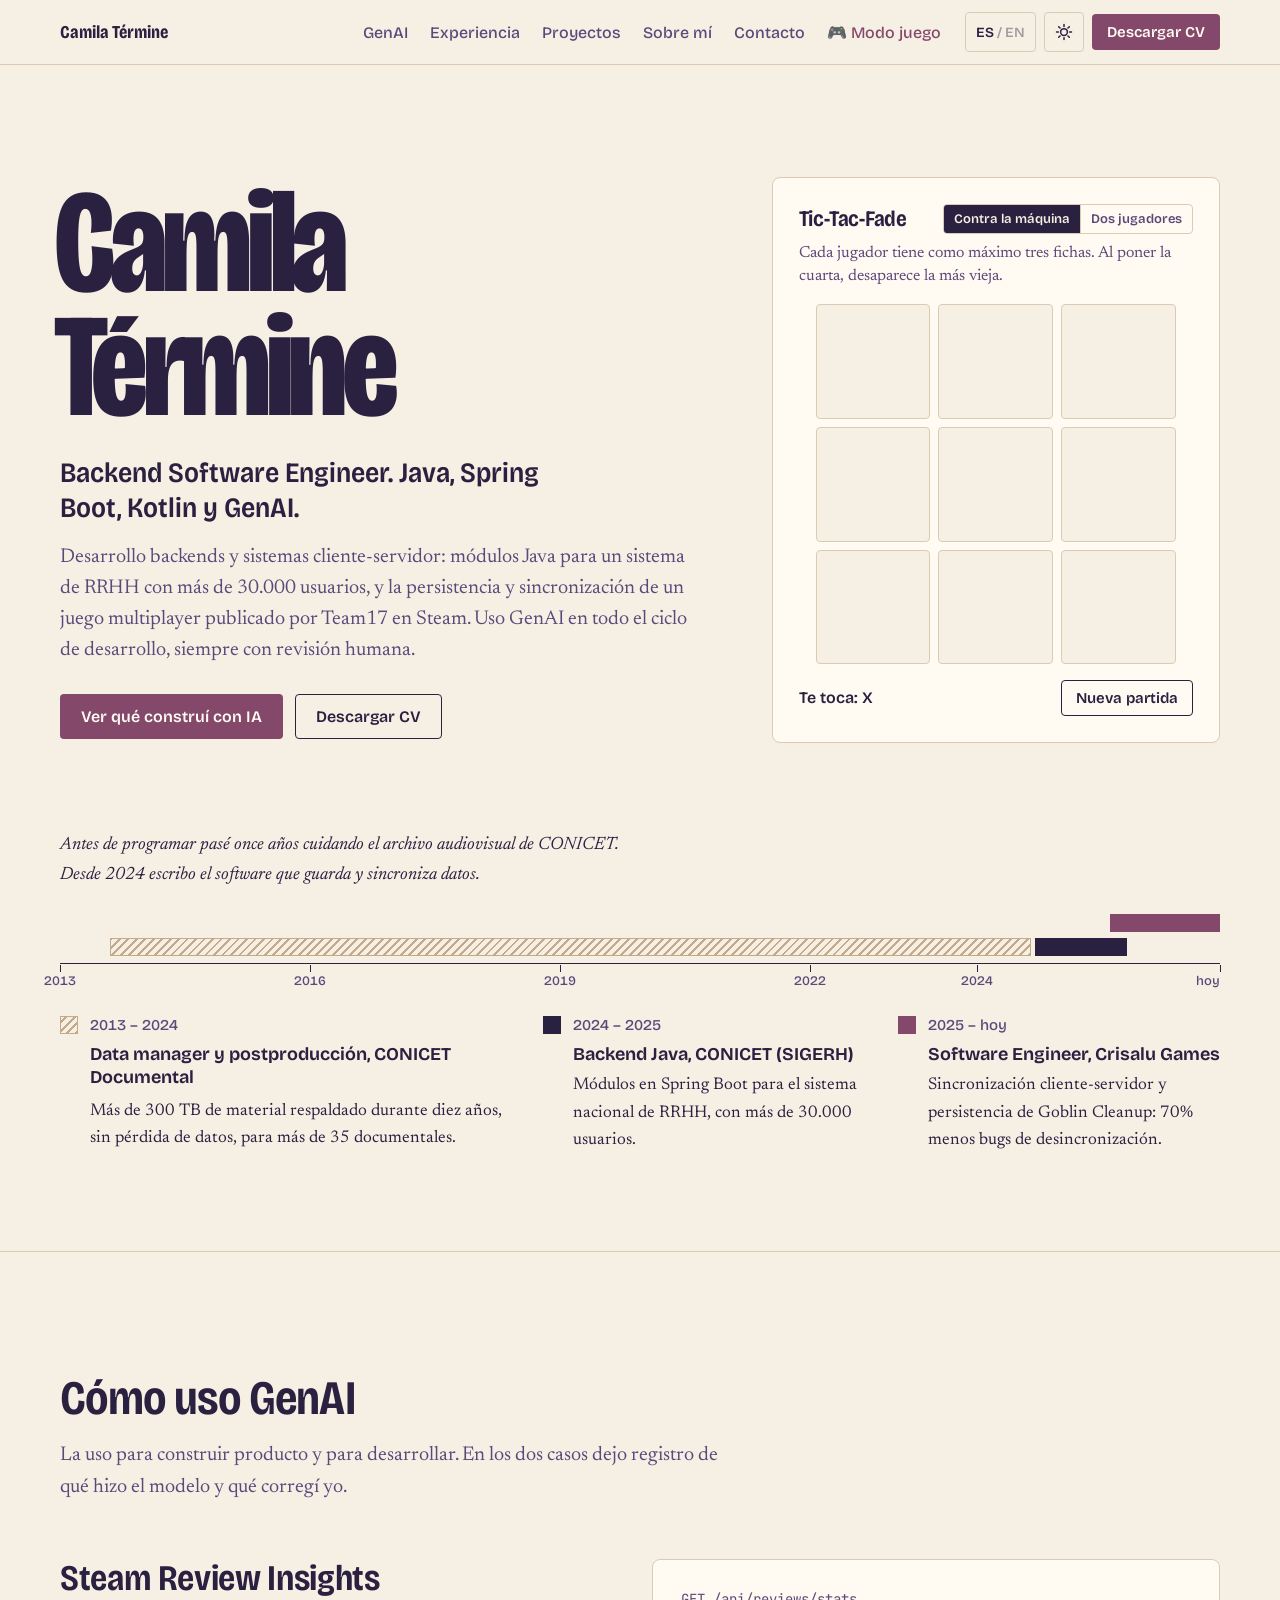
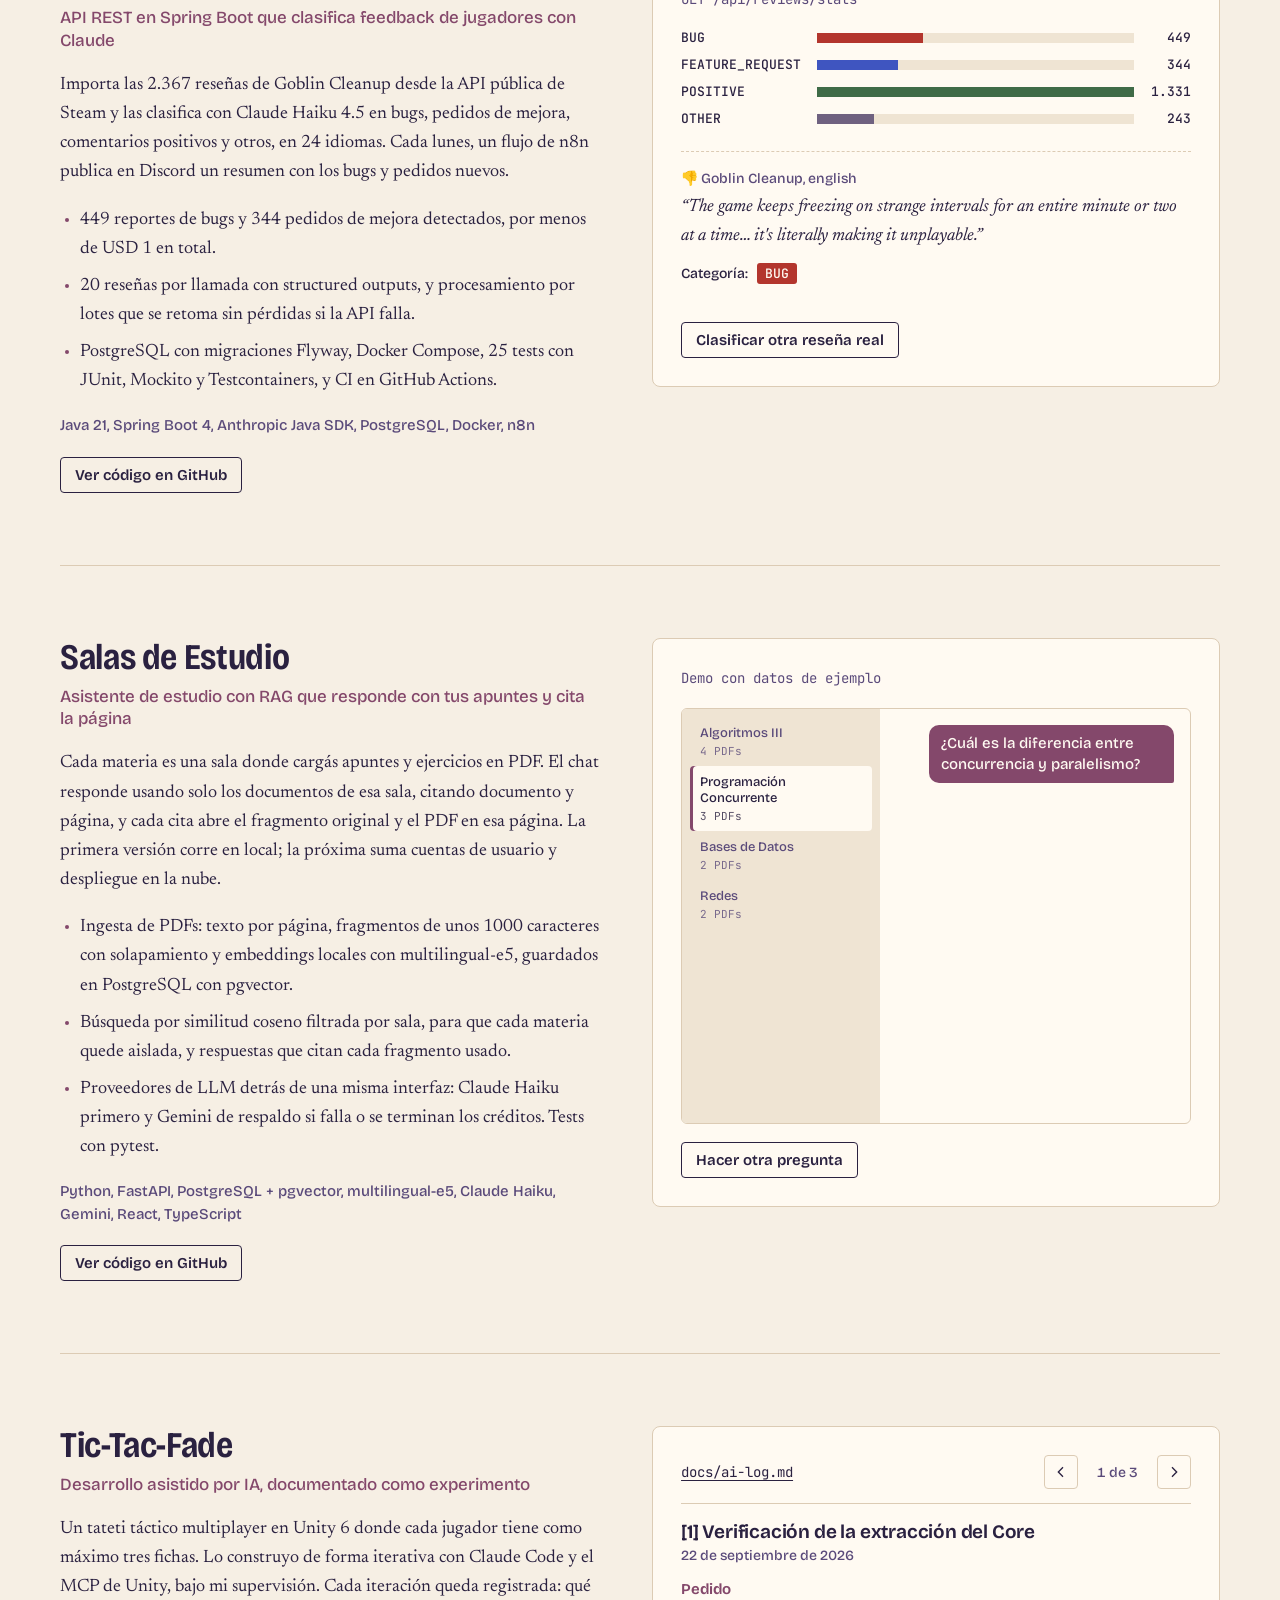
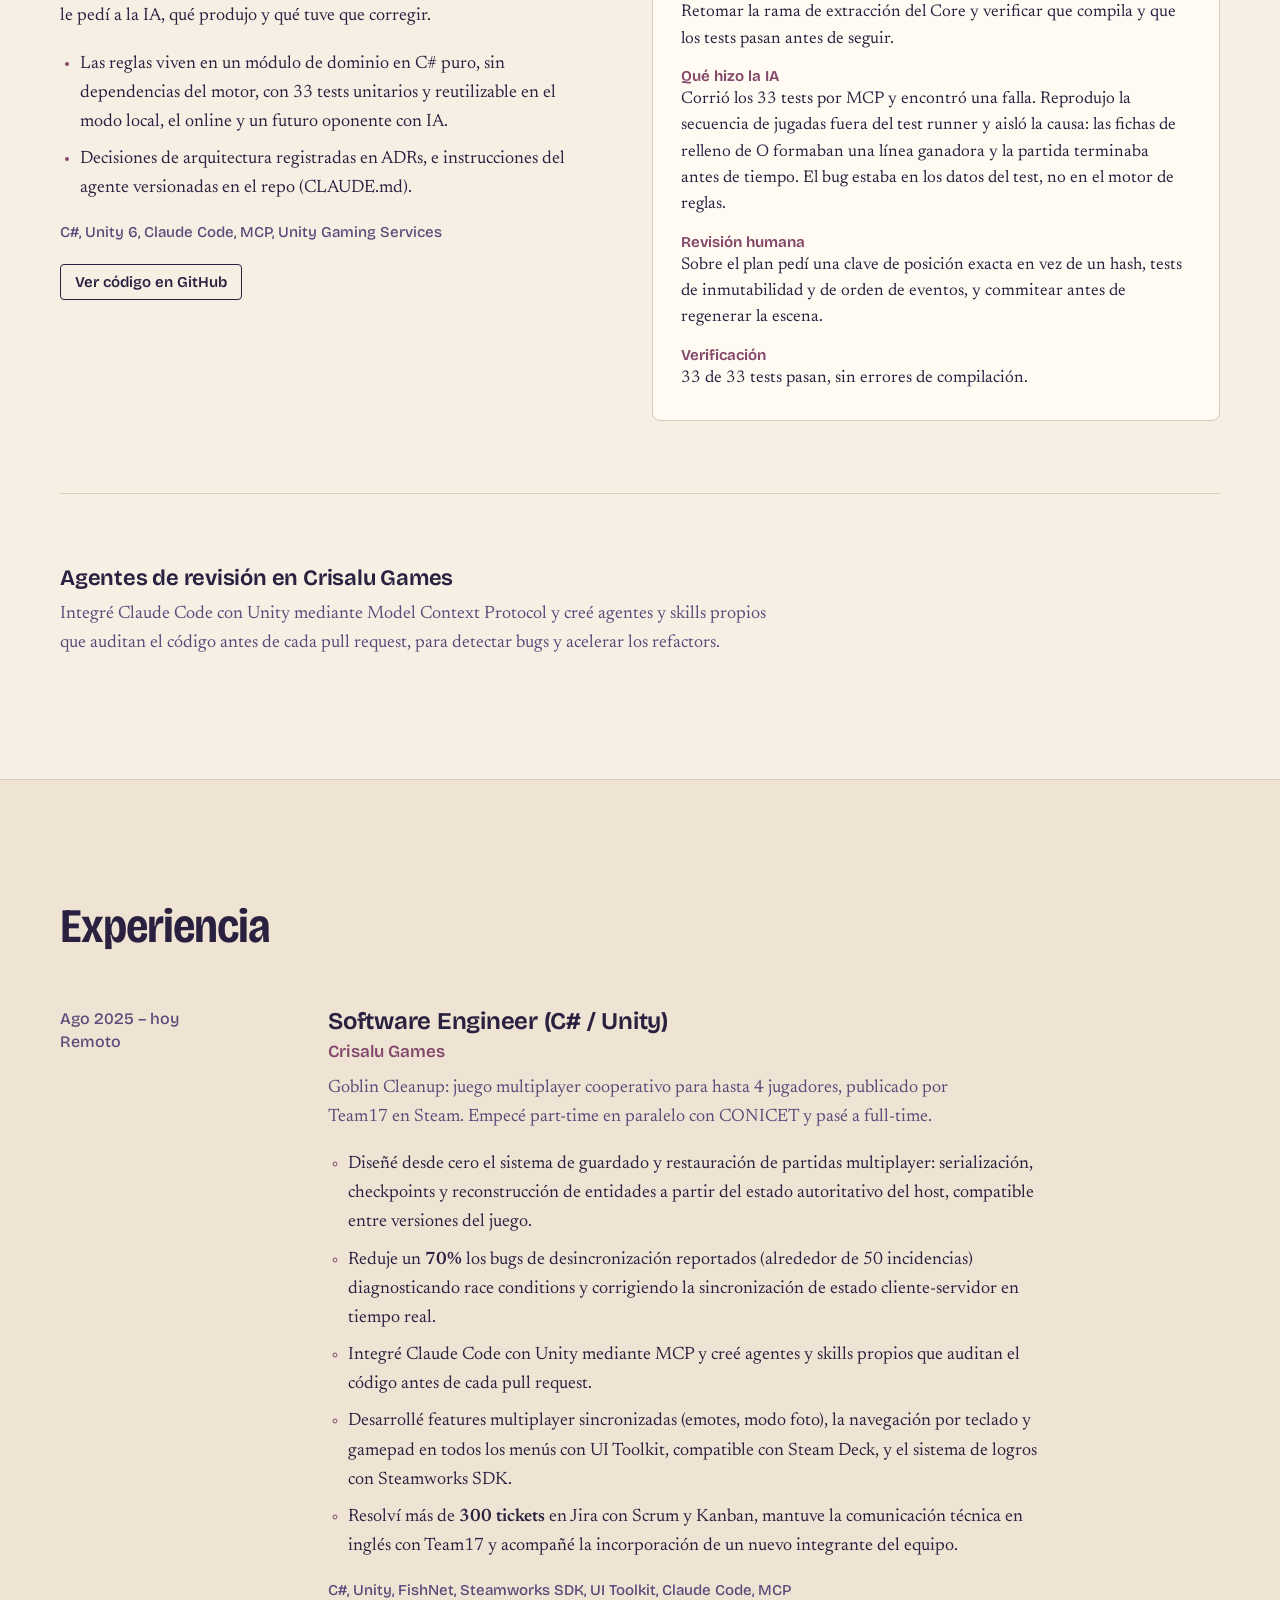
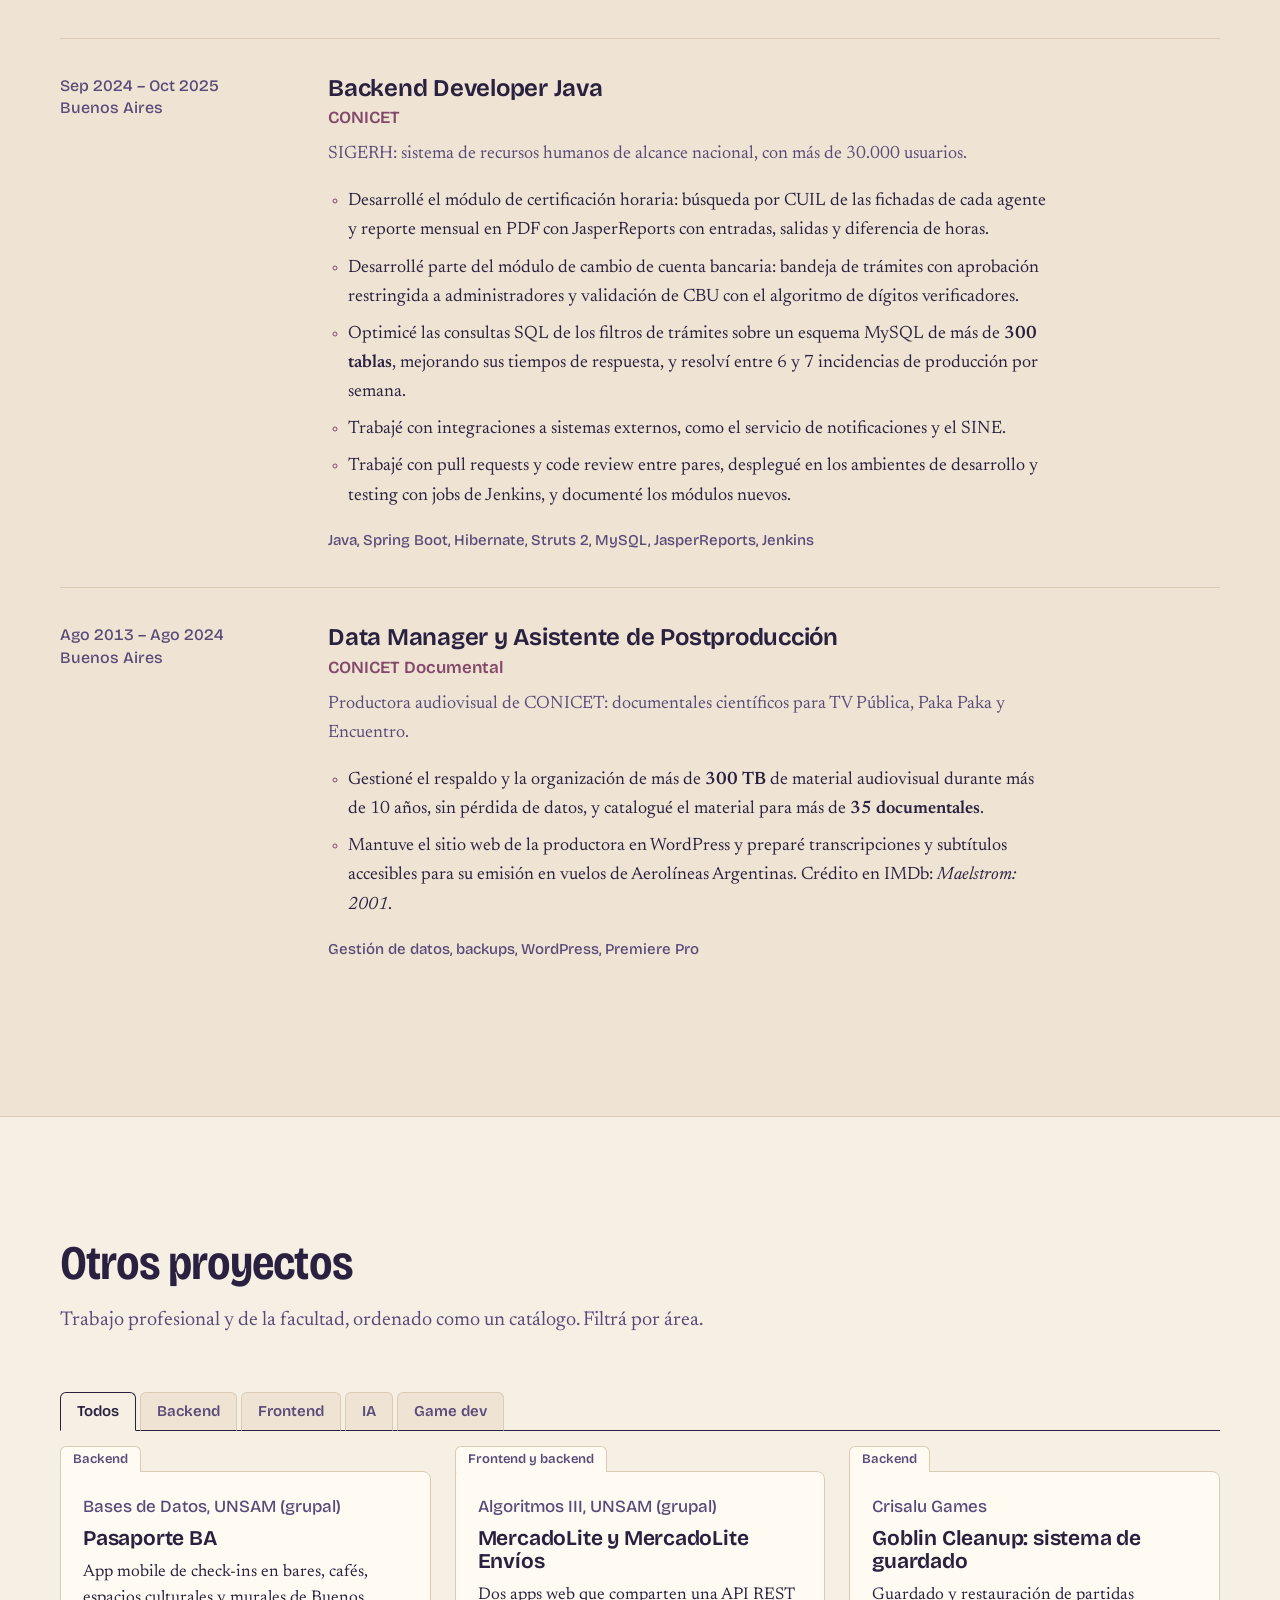
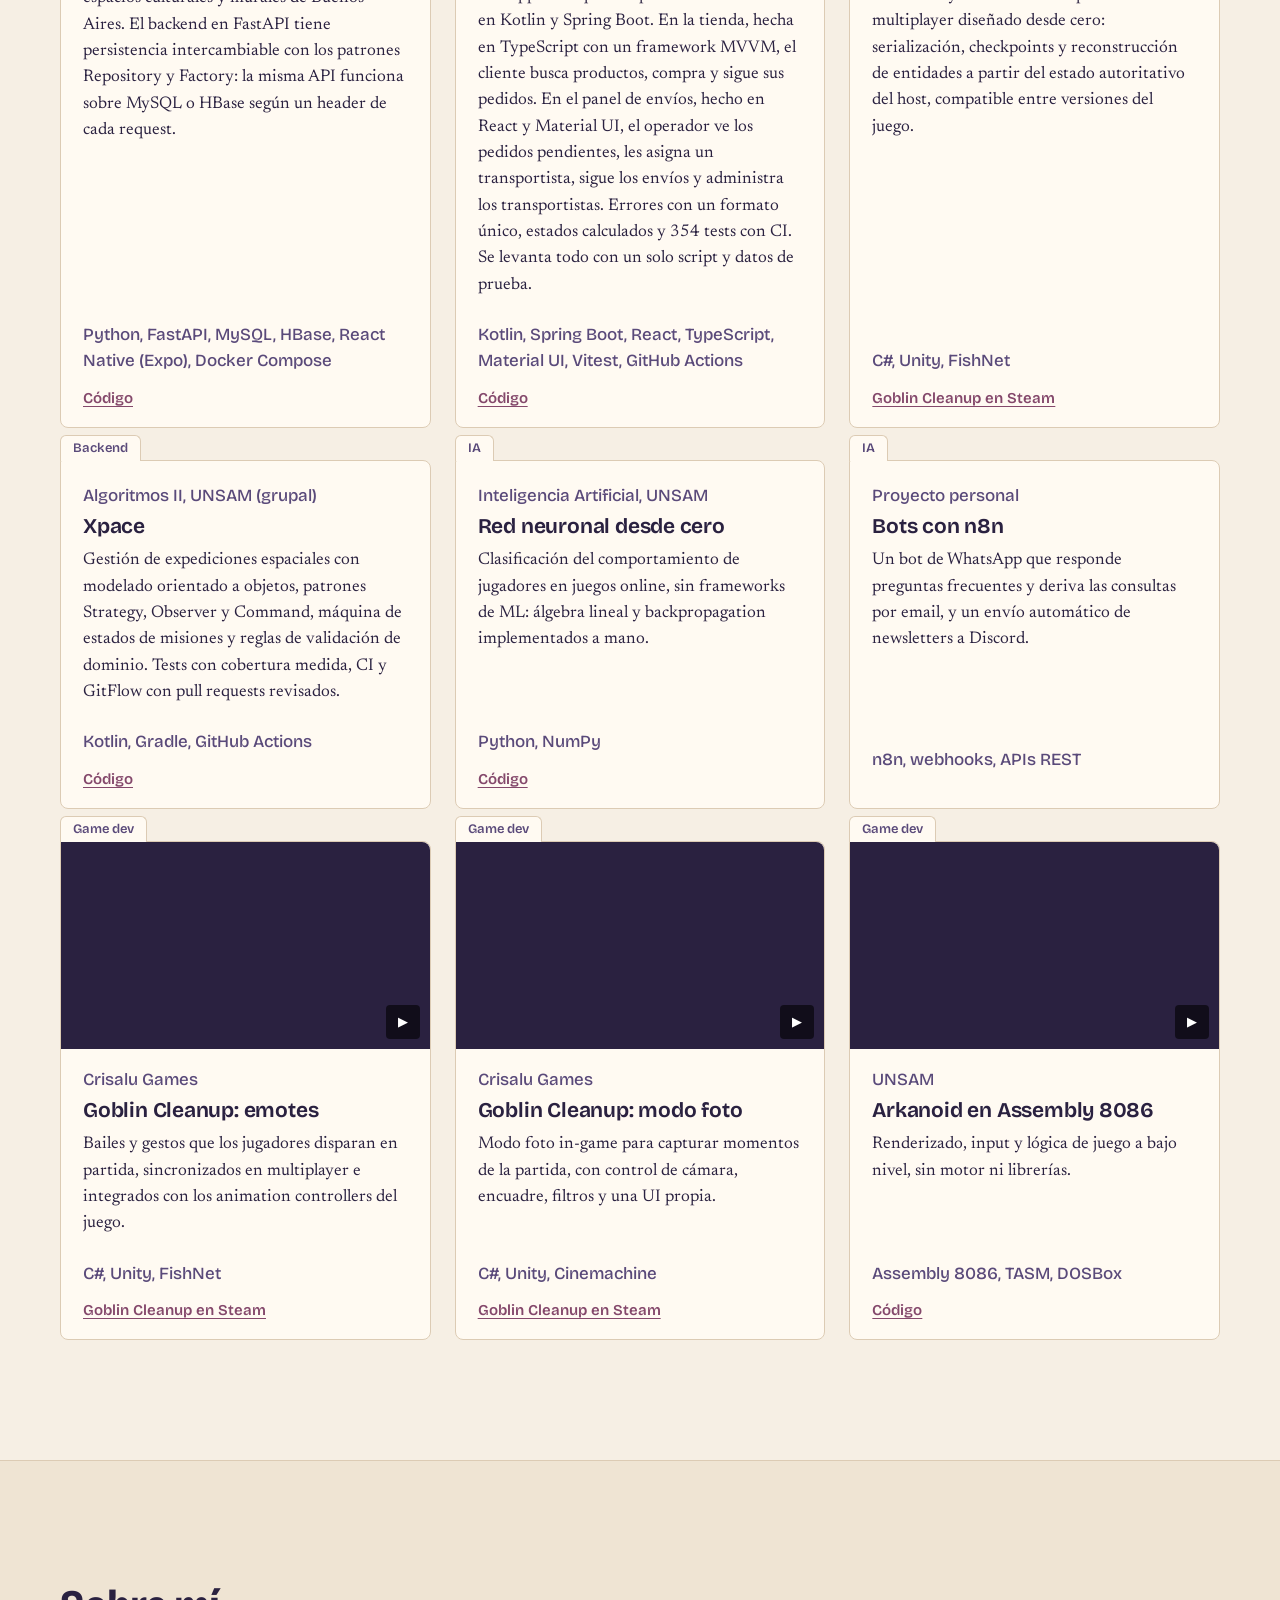
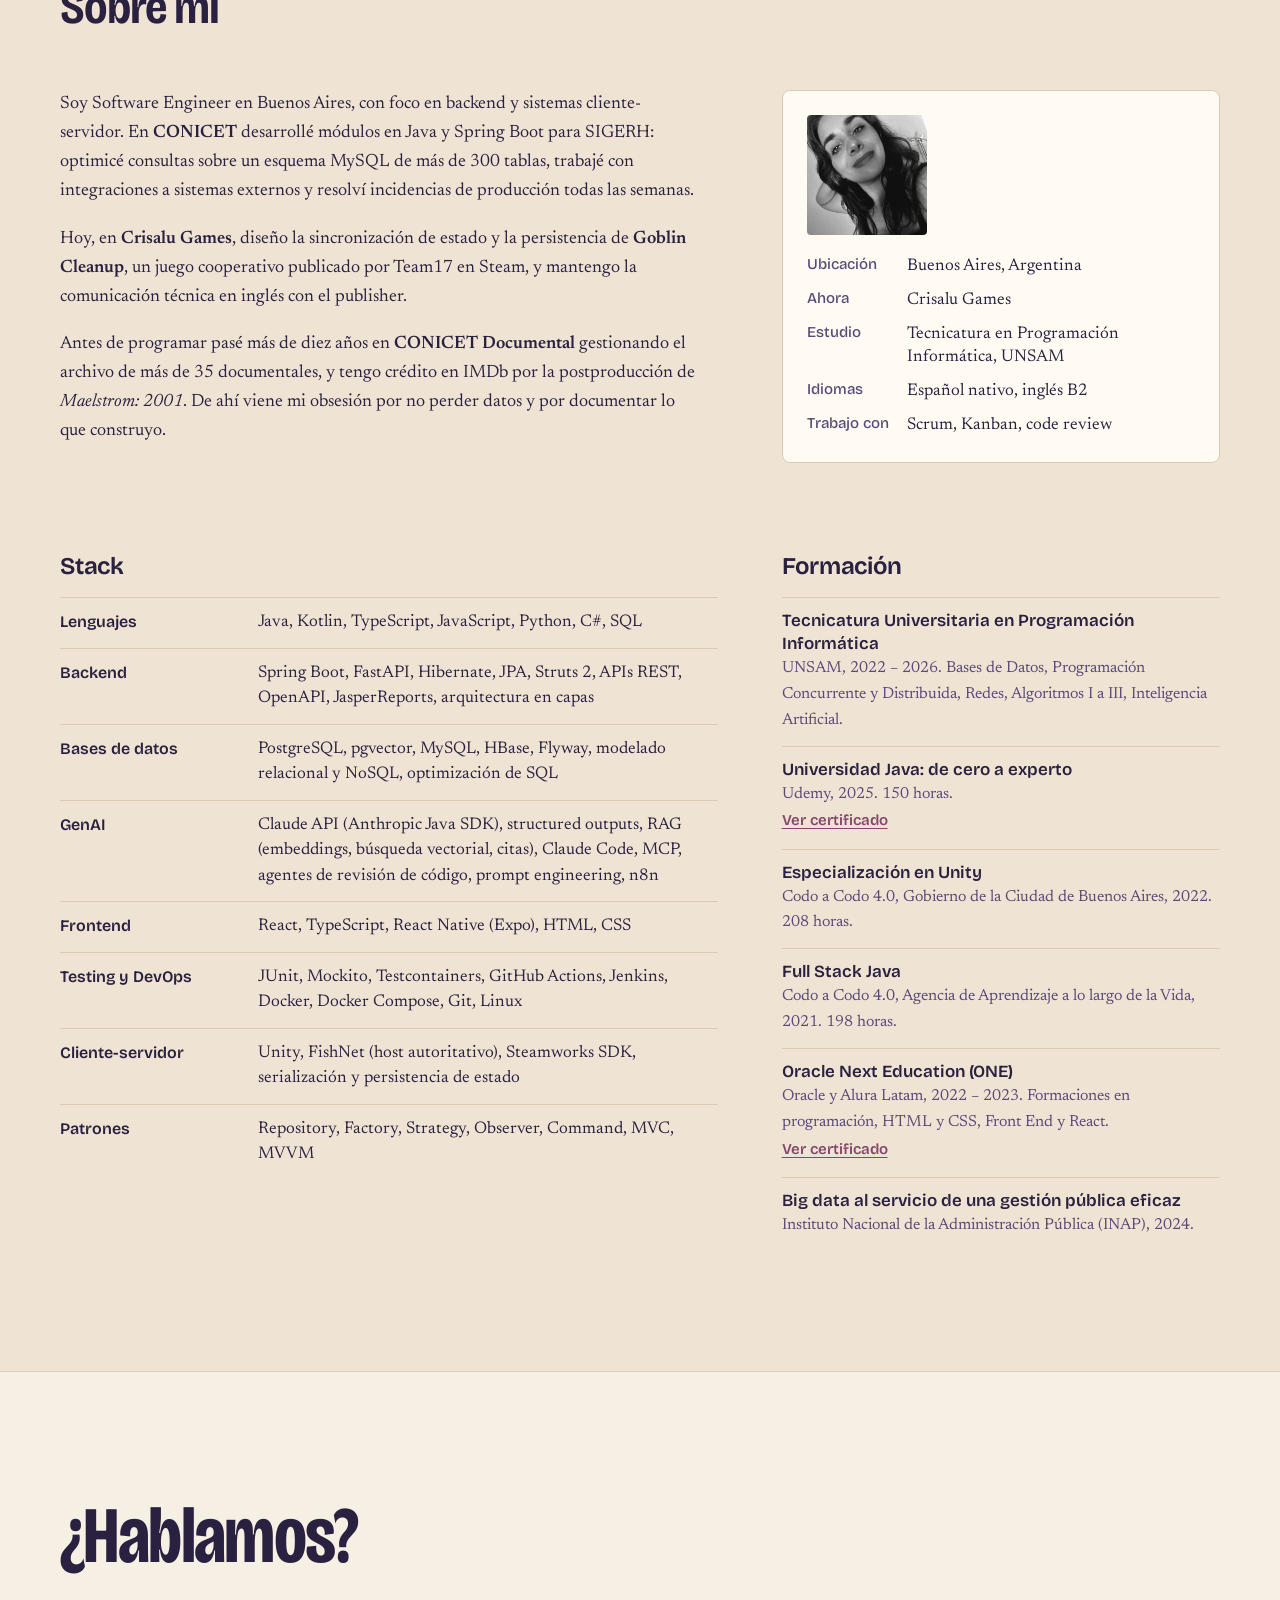
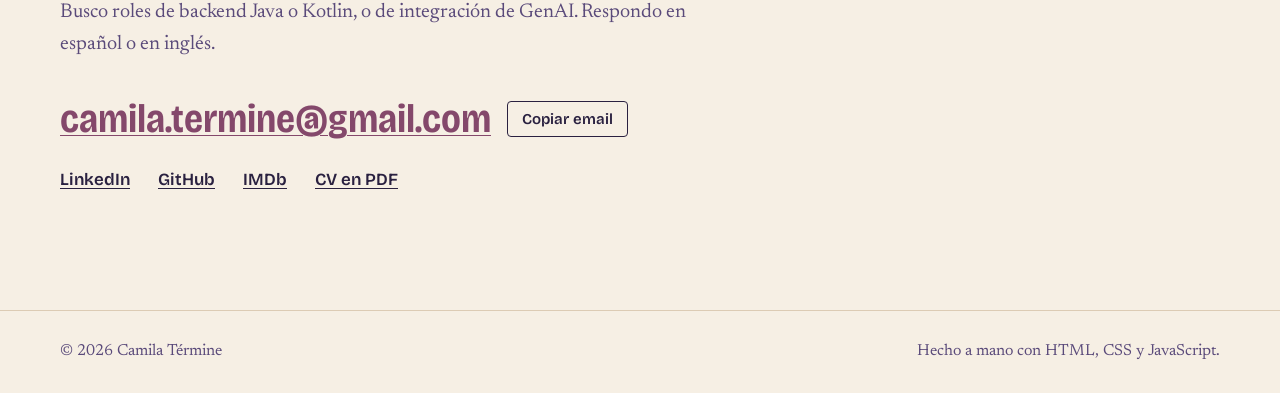
<file: index.html>
<!DOCTYPE html>
<html lang="es">
<head>
  <meta charset="UTF-8">
  <meta name="viewport" content="width=device-width, initial-scale=1">
  <title>Camila Términe, Backend Software Engineer</title>
  <meta name="description" content="Backend Software Engineer en Buenos Aires: Java, Spring Boot, Kotlin y GenAI. Sistemas cliente-servidor y persistencia en Goblin Cleanup (Team17, Steam) y herramientas con la API de Claude.">
  <meta name="author" content="Camila Denise Términe">
  <meta property="og:title" content="Camila Términe, Backend Software Engineer">
  <meta property="og:description" content="Java, Spring Boot, Kotlin y GenAI. Proyectos, experiencia y contacto.">
  <meta property="og:type" content="website">
  <meta property="og:url" content="https://camitermine.github.io/">
  <meta name="theme-color" content="#1a1423">
  <link rel="icon" href="data:image/svg+xml,%3Csvg xmlns='http://www.w3.org/2000/svg' viewBox='0 0 64 64'%3E%3Crect width='64' height='64' rx='8' fill='%233b2f5c'/%3E%3Ctext x='50%25' y='54%25' text-anchor='middle' dominant-baseline='middle' font-family='Arial,sans-serif' font-weight='700' font-size='30' fill='%23f0b64a'%3ECT%3C/text%3E%3C/svg%3E">
  <link rel="preconnect" href="https://fonts.googleapis.com">
  <link rel="preconnect" href="https://fonts.gstatic.com" crossorigin>
  <link href="https://fonts.googleapis.com/css2?family=Bricolage+Grotesque:opsz,wdth,wght@12..96,75..100,400..800&family=Newsreader:ital,opsz,wght@0,6..72,400..600;1,6..72,400&family=JetBrains+Mono:wght@400;500&display=swap" rel="stylesheet">
  <link rel="stylesheet" href="styles.css">
  <script>
    // Aplica tema e idioma guardados antes de pintar, para evitar parpadeos.
    try {
      const t = localStorage.getItem('theme');
      if (t) document.documentElement.dataset.theme = t;
      const l = localStorage.getItem('lang');
      if (l) document.documentElement.lang = l;
    } catch (e) {}
  </script>
  <script type="application/ld+json">
  {
    "@context": "https://schema.org",
    "@type": "Person",
    "name": "Camila Denise Términe",
    "jobTitle": "Backend Software Engineer",
    "address": { "@type": "PostalAddress", "addressLocality": "Buenos Aires", "addressCountry": "AR" },
    "url": "https://camitermine.github.io/",
    "sameAs": ["https://github.com/camitermine", "https://www.linkedin.com/in/camila-termine"]
  }
  </script>
</head>
<body>
  <a class="skip-link" href="#main" data-i18n="skip">Saltar al contenido</a>

  <header class="nav" id="nav">
    <a href="#top" class="wordmark">Camila Términe</a>
    <nav class="nav-links" id="nav-links" aria-label="Principal">
      <a href="#ia" data-i18n="nav.ai">GenAI</a>
      <a href="#experience" data-i18n="nav.experience">Experiencia</a>
      <a href="#projects" data-i18n="nav.projects">Proyectos</a>
      <a href="#about" data-i18n="nav.about">Sobre mí</a>
      <a href="#contact" data-i18n="nav.contact">Contacto</a>
      <a href="room.html" class="nav-room" data-i18n="nav.room">🎮 Modo juego</a>
    </nav>
    <div class="nav-actions">
      <button class="icon-btn" id="lang-toggle" aria-label="Cambiar idioma / Switch language">
        <span class="lang-es">ES</span><span class="lang-sep">/</span><span class="lang-en">EN</span>
      </button>
      <button class="icon-btn" id="theme-toggle" aria-label="Cambiar tema">
        <svg class="icon-sun" viewBox="0 0 24 24" width="18" height="18" aria-hidden="true"><circle cx="12" cy="12" r="4.5" fill="none" stroke="currentColor" stroke-width="2"/><path d="M12 2v2.5M12 19.5V22M2 12h2.5M19.5 12H22M4.9 4.9l1.8 1.8M17.3 17.3l1.8 1.8M4.9 19.1l1.8-1.8M17.3 6.7l1.8-1.8" stroke="currentColor" stroke-width="2" stroke-linecap="round"/></svg>
        <svg class="icon-moon" viewBox="0 0 24 24" width="18" height="18" aria-hidden="true"><path d="M20 14.5A8 8 0 0 1 9.5 4a8 8 0 1 0 10.5 10.5Z" fill="none" stroke="currentColor" stroke-width="2" stroke-linejoin="round"/></svg>
      </button>
      <a class="btn btn-primary btn-small nav-cv" href="cv-es.pdf" download data-cv data-i18n="nav.cv">Descargar CV</a>
      <button class="icon-btn menu-btn" id="menu-toggle" aria-label="Menú" aria-expanded="false" aria-controls="nav-links">
        <span></span><span></span><span></span>
      </button>
    </div>
  </header>

  <main id="main">
    <!-- HERO: nombre + línea de carrera proporcional al tiempo -->
    <section class="hero" id="top">
      <div class="container">
        <div class="hero-grid">
          <div class="hero-text">
            <h1 class="hero-name"><span>Camila</span> <span>Términe</span></h1>
            <p class="hero-role" data-i18n="hero.role">Backend Software Engineer. Java, Spring Boot, Kotlin y GenAI.</p>
            <p class="hero-lead" data-i18n="hero.lead">Desarrollo backends y sistemas cliente-servidor: módulos Java para un sistema de RRHH con más de 30.000 usuarios, y la persistencia y sincronización de un juego multiplayer publicado por Team17 en Steam. Uso GenAI en todo el ciclo de desarrollo, siempre con revisión humana.</p>
            <div class="hero-cta">
              <a href="#ia" class="btn btn-primary" data-i18n="hero.cta.ai">Ver qué construí con IA</a>
              <a href="cv-es.pdf" download data-cv class="btn btn-ghost" data-i18n="hero.cta.cv">Descargar CV</a>
            </div>
          </div>

          <!-- Tic-Tac-Fade jugable: un click por jugada, sin confirmación -->
          <aside class="game" aria-labelledby="game-title">
            <div class="game-head">
              <h2 id="game-title" class="game-title">Tic-Tac-Fade</h2>
              <div class="game-modes" role="group" aria-label="Modo de juego" id="game-modes">
                <button class="game-mode" data-mode="cpu" aria-pressed="true" data-i18n="game.cpu">Contra la máquina</button>
                <button class="game-mode" data-mode="pvp" aria-pressed="false" data-i18n="game.pvp">Dos jugadores</button>
              </div>
            </div>
            <p class="game-rule" data-i18n="game.rule">Cada jugador tiene como máximo tres fichas. Al poner la cuarta, desaparece la más vieja.</p>
            <div class="board" id="board" role="grid" aria-label="Tablero"></div>
            <div class="game-foot">
              <p class="game-status" id="game-status" aria-live="polite"></p>
              <button class="btn btn-ghost btn-small" id="game-reset" data-i18n="game.reset">Nueva partida</button>
            </div>
          </aside>
        </div>

        <figure class="career" aria-labelledby="career-caption">
          <figcaption id="career-caption" class="career-caption" data-i18n="career.caption">Antes de programar pasé once años cuidando el archivo audiovisual de CONICET. Desde 2024 escribo el software que guarda y sincroniza datos.</figcaption>
          <div class="career-rail" id="career-rail" aria-hidden="true"></div>
          <ol class="career-notes" id="career-notes"></ol>
        </figure>
      </div>
    </section>

    <!-- GENAI -->
    <section class="section" id="ia">
      <div class="container">
        <header class="section-head">
          <h2 data-i18n="ai.title">Cómo uso GenAI</h2>
          <p class="section-lead" data-i18n="ai.lead">La uso para construir producto y para desarrollar. En los dos casos dejo registro de qué hizo el modelo y qué corregí yo.</p>
        </header>

        <article class="feature" aria-labelledby="sri-title">
          <div class="feature-info">
            <h3 id="sri-title">Steam Review Insights</h3>
            <p class="feature-sub" data-i18n="sri.sub">API REST en Spring Boot que clasifica feedback de jugadores con Claude</p>
            <p data-i18n="sri.desc">Importa las 2.367 reseñas de Goblin Cleanup desde la API pública de Steam y las clasifica con Claude Haiku 4.5 en bugs, pedidos de mejora, comentarios positivos y otros, en 24 idiomas. Cada lunes, un flujo de n8n publica en Discord un resumen con los bugs y pedidos nuevos.</p>
            <ul class="points">
              <li data-i18n="sri.p1">449 reportes de bugs y 344 pedidos de mejora detectados, por menos de USD 1 en total.</li>
              <li data-i18n="sri.p2">20 reseñas por llamada con structured outputs, y procesamiento por lotes que se retoma sin pérdidas si la API falla.</li>
              <li data-i18n="sri.p3">PostgreSQL con migraciones Flyway, Docker Compose, 25 tests con JUnit, Mockito y Testcontainers, y CI en GitHub Actions.</li>
            </ul>
            <p class="stack">Java 21, Spring Boot 4, Anthropic Java SDK, PostgreSQL, Docker, n8n</p>
            <a class="btn btn-ghost btn-small" href="https://github.com/camitermine/steam-review-insights" target="_blank" rel="noopener" data-i18n="link.code">Ver código en GitHub</a>
          </div>

          <div class="demo" aria-label="Demo del clasificador">
            <p class="demo-endpoint mono">GET /api/reviews/stats</p>
            <div class="demo-chart" id="demo-chart" role="img" aria-label="449 bugs, 344 pedidos de mejora, 1331 positivas, 243 otras"></div>
            <div class="demo-review" aria-live="polite">
              <p class="demo-meta" id="demo-meta"></p>
              <p class="demo-text" id="demo-text"></p>
              <p class="demo-result" id="demo-result"></p>
            </div>
            <button class="btn btn-ghost btn-small" id="demo-next" data-i18n="demo.next">Clasificar otra reseña real</button>
          </div>
        </article>

        <article class="feature" aria-labelledby="sed-title">
          <div class="feature-info">
            <h3 id="sed-title">Salas de Estudio</h3>
            <p class="feature-sub" data-i18n="sed.sub">Asistente de estudio con RAG que responde con tus apuntes y cita la página</p>
            <p data-i18n="sed.desc"></p>
            <ul class="points">
              <li data-i18n="sed.p1"></li>
              <li data-i18n="sed.p2"></li>
              <li data-i18n="sed.p3"></li>
            </ul>
            <p class="stack">Python, FastAPI, PostgreSQL + pgvector, multilingual-e5, Claude Haiku, Gemini, React, TypeScript</p>
            <a class="btn btn-ghost btn-small" href="https://github.com/camitermine/salas-de-estudio" target="_blank" rel="noopener" data-i18n="link.code">Ver código en GitHub</a>
          </div>

          <div class="demo rag" id="rag">
            <p class="demo-endpoint mono" data-i18n="rag.label">Demo con datos de ejemplo</p>
            <div class="rag-window">
              <ul class="rag-rooms" id="rag-rooms"></ul>
              <div class="rag-chat" aria-live="polite">
                <p class="rag-q" id="rag-q"></p>
                <p class="rag-status" id="rag-status"></p>
                <p class="rag-a" id="rag-a"></p>
                <ol class="rag-src" id="rag-src"></ol>
              </div>
            </div>
            <button class="btn btn-ghost btn-small" id="rag-next" data-i18n="rag.next">Hacer otra pregunta</button>
          </div>
        </article>

        <article class="feature feature-log" aria-labelledby="ttf-title">
          <div class="feature-info">
            <h3 id="ttf-title">Tic-Tac-Fade</h3>
            <p class="feature-sub" data-i18n="ttf.sub">Desarrollo asistido por IA, documentado como experimento</p>
            <p data-i18n="ttf.desc">Un tateti táctico multiplayer en Unity 6 donde cada jugador tiene como máximo tres fichas. Lo construyo de forma iterativa con Claude Code y el MCP de Unity, bajo mi supervisión. Cada iteración queda registrada: qué le pedí a la IA, qué produjo y qué tuve que corregir.</p>
            <ul class="points">
              <li data-i18n="ttf.p1">Las reglas viven en un módulo de dominio en C# puro, sin dependencias del motor, con 33 tests unitarios y reutilizable en el modo local, el online y un futuro oponente con IA.</li>
              <li data-i18n="ttf.p2">Decisiones de arquitectura registradas en ADRs, e instrucciones del agente versionadas en el repo (CLAUDE.md).</li>
            </ul>
            <p class="stack">C#, Unity 6, Claude Code, MCP, Unity Gaming Services</p>
            <a class="btn btn-ghost btn-small" href="https://github.com/camitermine/tic-tac-fade" target="_blank" rel="noopener" data-i18n="link.code">Ver código en GitHub</a>
          </div>

          <div class="log" id="log">
            <div class="log-head">
              <a class="log-file mono" href="https://github.com/camitermine/tic-tac-fade/blob/main/docs/ai-log.md" target="_blank" rel="noopener">docs/ai-log.md</a>
              <div class="log-nav">
                <button class="icon-btn" id="log-prev" aria-label="Entrada anterior"><svg viewBox="0 0 24 24" width="16" height="16" aria-hidden="true"><path d="M15 5l-7 7 7 7" fill="none" stroke="currentColor" stroke-width="2"/></svg></button>
                <span class="log-count" id="log-count" aria-live="polite"></span>
                <button class="icon-btn" id="log-next" aria-label="Entrada siguiente"><svg viewBox="0 0 24 24" width="16" height="16" aria-hidden="true"><path d="M9 5l7 7-7 7" fill="none" stroke="currentColor" stroke-width="2"/></svg></button>
              </div>
            </div>
            <div class="log-body" id="log-body"></div>
          </div>
        </article>

        <div class="ai-more">
          <article>
            <h3 data-i18n="ai.agents.title">Agentes de revisión en Crisalu Games</h3>
            <p data-i18n="ai.agents.desc">Integré Claude Code con Unity mediante Model Context Protocol y creé agentes y skills propios que auditan el código antes de cada pull request, para detectar bugs y acelerar los refactors.</p>
          </article>
        </div>
      </div>
    </section>

    <!-- EXPERIENCE -->
    <section class="section section-alt" id="experience">
      <div class="container">
        <header class="section-head">
          <h2 data-i18n="exp.title">Experiencia</h2>
        </header>
        <ol class="jobs" id="jobs"></ol>
      </div>
    </section>

    <!-- PROJECTS -->
    <section class="section" id="projects">
      <div class="container">
        <header class="section-head">
          <h2 data-i18n="proj.title">Otros proyectos</h2>
          <p class="section-lead" data-i18n="proj.lead">Trabajo profesional y de la facultad, ordenado como un catálogo. Filtrá por área.</p>
        </header>
        <div class="tabs" role="group" aria-label="Filtrar proyectos" id="filters">
          <button class="tab" data-filter="all" aria-pressed="true" data-i18n="filter.all">Todos</button>
          <button class="tab" data-filter="backend" aria-pressed="false">Backend</button>
          <button class="tab" data-filter="frontend" aria-pressed="false">Frontend</button>
          <button class="tab" data-filter="ai" aria-pressed="false" data-i18n="filter.ai">IA</button>
          <button class="tab" data-filter="gamedev" aria-pressed="false">Game dev</button>
        </div>
        <div class="catalog" id="catalog"></div>
      </div>
    </section>

    <!-- ABOUT + STACK -->
    <section class="section section-alt" id="about">
      <div class="container">
        <header class="section-head">
          <h2 data-i18n="about.title">Sobre mí</h2>
        </header>
        <div class="about">
          <div class="about-text">
            <p data-i18n="about.p1"></p>
            <p data-i18n="about.p2"></p>
            <p data-i18n="about.p3"></p>
          </div>
          <aside class="about-card">
            <img src="assets/foto-perfil.jpg" alt="Foto de Camila Términe" width="160" height="160" loading="lazy">
            <dl class="facts" id="facts"></dl>
          </aside>
        </div>

        <div class="about-cols">
          <div>
            <h3 data-i18n="skills.title">Stack</h3>
            <dl class="skills" id="skills"></dl>
          </div>
          <div>
            <h3 data-i18n="edu.title">Formación</h3>
            <ul class="edu" id="edu"></ul>
          </div>
        </div>
      </div>
    </section>

    <!-- CONTACT -->
    <section class="section contact" id="contact">
      <div class="container">
        <h2 data-i18n="contact.title">¿Hablamos?</h2>
        <p class="section-lead" data-i18n="contact.lead">Busco roles de backend Java o Kotlin, o de integración de GenAI. Respondo en español o en inglés.</p>
        <div class="contact-email">
          <a class="email-link" id="email-link" href="mailto:camila.termine@gmail.com">camila.termine@gmail.com</a>
          <button class="btn btn-ghost btn-small" id="copy-email" data-i18n="contact.copy">Copiar email</button>
          <span class="copied" id="copied" role="status"></span>
        </div>
        <ul class="socials">
          <li><a href="https://www.linkedin.com/in/camila-termine" target="_blank" rel="noopener">LinkedIn</a></li>
          <li><a href="https://github.com/camitermine" target="_blank" rel="noopener">GitHub</a></li>
          <li><a href="https://www.imdb.com/es/name/nm16454992/" target="_blank" rel="noopener">IMDb</a></li>
          <li><a href="cv-es.pdf" download data-cv data-i18n="contact.cv">CV en PDF</a></li>
        </ul>
      </div>
    </section>
  </main>

  <footer class="footer">
    <div class="container footer-inner">
      <p>© <span id="year"></span> Camila Términe</p>
      <p data-i18n="footer.built">Hecho a mano con HTML, CSS y JavaScript.</p>
    </div>
  </footer>

  <script src="data.js"></script>
  <script src="script.js"></script>
</body>
</html>
</file>
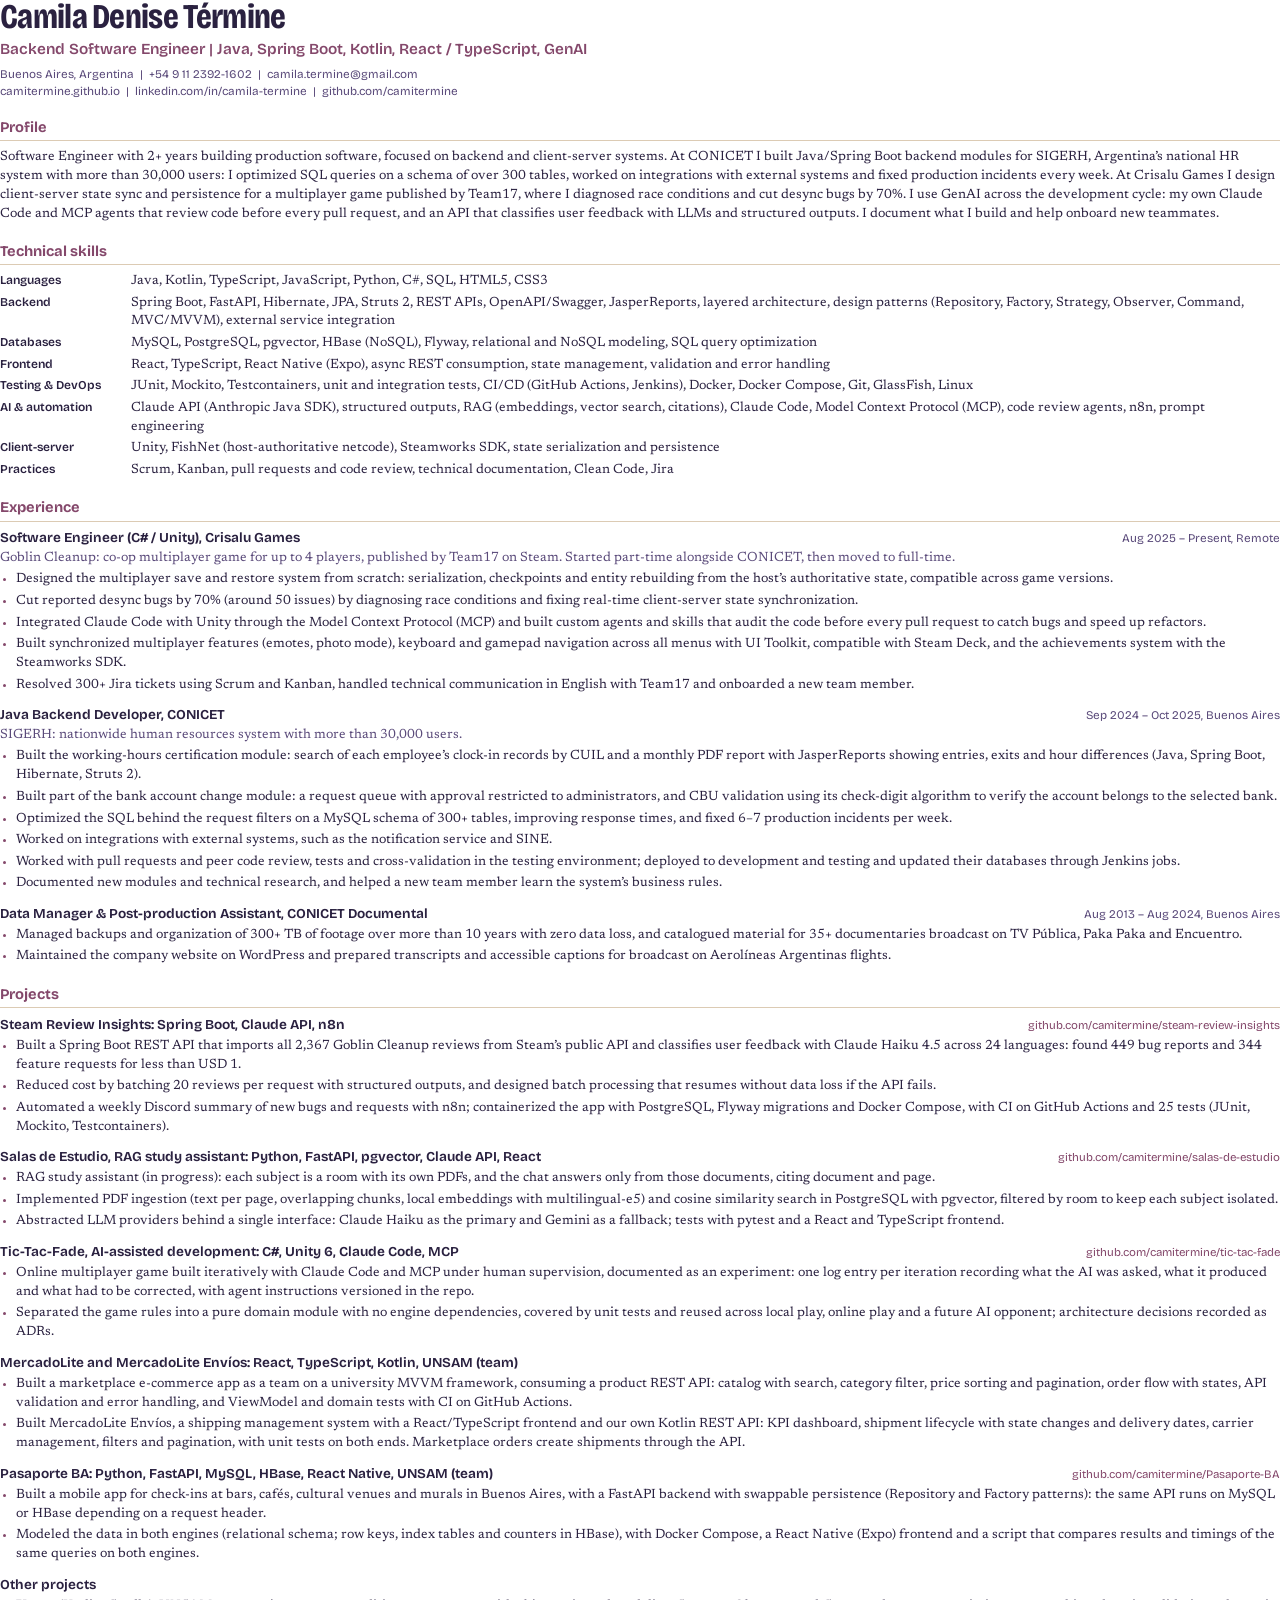
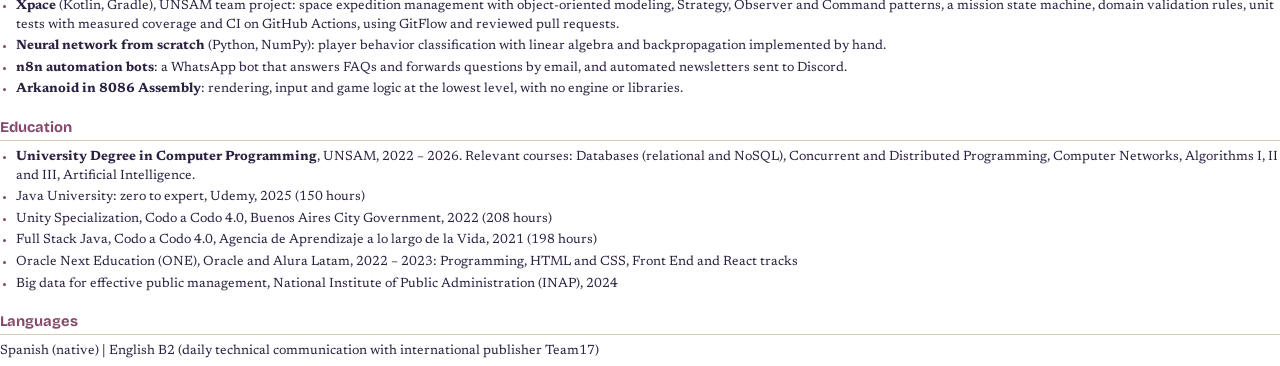
<file: cv/cv-en.html>
<!DOCTYPE html>
<html lang="en">
<head>
<meta charset="UTF-8">
<title>Camila Términe, Resume</title>
<!-- Fuente del CV en inglés. Para regenerar el PDF:
     chrome --headless --no-pdf-header-footer --print-to-pdf=cv-en.pdf cv/cv-en.html -->
<link href="https://fonts.googleapis.com/css2?family=Bricolage+Grotesque:opsz,wdth,wght@12..96,75..100,400..700&family=Newsreader:opsz,wght@6..72,400..600&display=swap" rel="stylesheet">
<style>
  @page { size: A4; margin: 15mm 16mm; }
  * { box-sizing: border-box; }
  body { margin: 0; color: #2a2140; font: 10pt/1.42 'Newsreader', Georgia, serif; }
  h1, h2, h3, .meta, .when { font-family: 'Bricolage Grotesque', Arial, sans-serif; }
  h1 { font-size: 26pt; font-weight: 700; font-stretch: 80%; letter-spacing: -.02em; line-height: 1; margin: 0 0 4pt; }
  .title { font: 600 11.5pt 'Bricolage Grotesque', sans-serif; color: #84486b; margin: 0 0 6pt; }
  .meta { font-size: 8.8pt; color: #5a4a7a; margin: 0; }
  .meta a { color: inherit; text-decoration: none; }
  h2 { font-size: 11pt; font-weight: 700; color: #84486b; margin: 13pt 0 5pt; padding-bottom: 2pt; border-bottom: .6pt solid #dccbb4; }
  h3 { font-size: 10.2pt; font-weight: 650; margin: 0; }
  .item { margin-bottom: 8pt; break-inside: avoid; }
  .head { display: flex; justify-content: space-between; gap: 12pt; align-items: baseline; }
  .when { font-size: 8.8pt; color: #5a4a7a; white-space: nowrap; }
  .context { margin: 1pt 0 2pt; color: #5a4a7a; }
  p { margin: 0 0 4pt; }
  ul { margin: 2pt 0 0; padding-left: 12pt; }
  li { margin-bottom: 2pt; }
  li::marker { color: #84486b; }
  .skills { display: grid; grid-template-columns: 88pt 1fr; gap: 2pt 10pt; margin: 0; }
  .skills dt { font: 600 9pt/1.42 'Bricolage Grotesque', sans-serif; }
  .skills dd { margin: 0; }
  .repo { font: 8.6pt 'Bricolage Grotesque', sans-serif; color: #84486b; white-space: nowrap; }
</style>
</head>
<body>
  <h1>Camila Denise Términe</h1>
  <p class="title">Backend Software Engineer | Java, Spring Boot, Kotlin, React / TypeScript, GenAI</p>
  <p class="meta">Buenos Aires, Argentina &nbsp;|&nbsp; +54 9 11 2392-1602 &nbsp;|&nbsp; camila.termine@gmail.com</p>
  <p class="meta"><a href="https://camitermine.github.io">camitermine.github.io</a> &nbsp;|&nbsp; <a href="https://www.linkedin.com/in/camila-termine">linkedin.com/in/camila-termine</a> &nbsp;|&nbsp; <a href="https://github.com/camitermine">github.com/camitermine</a></p>

  <h2>Profile</h2>
  <p>Software Engineer with 2+ years building production software, focused on backend and client-server systems. At CONICET I built Java/Spring Boot backend modules for SIGERH, Argentina’s national HR system with more than 30,000 users: I optimized SQL queries on a schema of over 300 tables, worked on integrations with external systems and fixed production incidents every week. At Crisalu Games I design client-server state sync and persistence for a multiplayer game published by Team17, where I diagnosed race conditions and cut desync bugs by 70%. I use GenAI across the development cycle: my own Claude Code and MCP agents that review code before every pull request, and an API that classifies user feedback with LLMs and structured outputs. I document what I build and help onboard new teammates.</p>

  <h2>Technical skills</h2>
  <dl class="skills">
    <dt>Languages</dt><dd>Java, Kotlin, TypeScript, JavaScript, Python, C#, SQL, HTML5, CSS3</dd>
    <dt>Backend</dt><dd>Spring Boot, FastAPI, Hibernate, JPA, Struts 2, REST APIs, OpenAPI/Swagger, JasperReports, layered architecture, design patterns (Repository, Factory, Strategy, Observer, Command, MVC/MVVM), external service integration</dd>
    <dt>Databases</dt><dd>MySQL, PostgreSQL, pgvector, HBase (NoSQL), Flyway, relational and NoSQL modeling, SQL query optimization</dd>
    <dt>Frontend</dt><dd>React, TypeScript, React Native (Expo), async REST consumption, state management, validation and error handling</dd>
    <dt>Testing &amp; DevOps</dt><dd>JUnit, Mockito, Testcontainers, unit and integration tests, CI/CD (GitHub Actions, Jenkins), Docker, Docker Compose, Git, GlassFish, Linux</dd>
    <dt>AI &amp; automation</dt><dd>Claude API (Anthropic Java SDK), structured outputs, RAG (embeddings, vector search, citations), Claude Code, Model Context Protocol (MCP), code review agents, n8n, prompt engineering</dd>
    <dt>Client-server</dt><dd>Unity, FishNet (host-authoritative netcode), Steamworks SDK, state serialization and persistence</dd>
    <dt>Practices</dt><dd>Scrum, Kanban, pull requests and code review, technical documentation, Clean Code, Jira</dd>
  </dl>

  <h2>Experience</h2>
  <div class="item">
    <div class="head"><h3>Software Engineer (C# / Unity), Crisalu Games</h3><span class="when">Aug 2025 – Present, Remote</span></div>
    <p class="context">Goblin Cleanup: co-op multiplayer game for up to 4 players, published by Team17 on Steam. Started part-time alongside CONICET, then moved to full-time.</p>
    <ul>
      <li>Designed the multiplayer save and restore system from scratch: serialization, checkpoints and entity rebuilding from the host’s authoritative state, compatible across game versions.</li>
      <li>Cut reported desync bugs by 70% (around 50 issues) by diagnosing race conditions and fixing real-time client-server state synchronization.</li>
      <li>Integrated Claude Code with Unity through the Model Context Protocol (MCP) and built custom agents and skills that audit the code before every pull request to catch bugs and speed up refactors.</li>
      <li>Built synchronized multiplayer features (emotes, photo mode), keyboard and gamepad navigation across all menus with UI Toolkit, compatible with Steam Deck, and the achievements system with the Steamworks SDK.</li>
      <li>Resolved 300+ Jira tickets using Scrum and Kanban, handled technical communication in English with Team17 and onboarded a new team member.</li>
    </ul>
  </div>
  <div class="item">
    <div class="head"><h3>Java Backend Developer, CONICET</h3><span class="when">Sep 2024 – Oct 2025, Buenos Aires</span></div>
    <p class="context">SIGERH: nationwide human resources system with more than 30,000 users.</p>
    <ul>
      <li>Built the working-hours certification module: search of each employee’s clock-in records by CUIL and a monthly PDF report with JasperReports showing entries, exits and hour differences (Java, Spring Boot, Hibernate, Struts 2).</li>
      <li>Built part of the bank account change module: a request queue with approval restricted to administrators, and CBU validation using its check-digit algorithm to verify the account belongs to the selected bank.</li>
      <li>Optimized the SQL behind the request filters on a MySQL schema of 300+ tables, improving response times, and fixed 6–7 production incidents per week.</li>
      <li>Worked on integrations with external systems, such as the notification service and SINE.</li>
      <li>Worked with pull requests and peer code review, tests and cross-validation in the testing environment; deployed to development and testing and updated their databases through Jenkins jobs.</li>
      <li>Documented new modules and technical research, and helped a new team member learn the system’s business rules.</li>
    </ul>
  </div>
  <div class="item">
    <div class="head"><h3>Data Manager &amp; Post-production Assistant, CONICET Documental</h3><span class="when">Aug 2013 – Aug 2024, Buenos Aires</span></div>
    <ul>
      <li>Managed backups and organization of 300+ TB of footage over more than 10 years with zero data loss, and catalogued material for 35+ documentaries broadcast on TV Pública, Paka Paka and Encuentro.</li>
      <li>Maintained the company website on WordPress and prepared transcripts and accessible captions for broadcast on Aerolíneas Argentinas flights.</li>
    </ul>
  </div>

  <h2>Projects</h2>
  <div class="item">
    <div class="head"><h3>Steam Review Insights: Spring Boot, Claude API, n8n</h3><span class="repo">github.com/camitermine/steam-review-insights</span></div>
    <ul>
      <li>Built a Spring Boot REST API that imports all 2,367 Goblin Cleanup reviews from Steam’s public API and classifies user feedback with Claude Haiku 4.5 across 24 languages: found 449 bug reports and 344 feature requests for less than USD 1.</li>
      <li>Reduced cost by batching 20 reviews per request with structured outputs, and designed batch processing that resumes without data loss if the API fails.</li>
      <li>Automated a weekly Discord summary of new bugs and requests with n8n; containerized the app with PostgreSQL, Flyway migrations and Docker Compose, with CI on GitHub Actions and 25 tests (JUnit, Mockito, Testcontainers).</li>
    </ul>
  </div>
  <div class="item">
    <div class="head"><h3>Salas de Estudio, RAG study assistant: Python, FastAPI, pgvector, Claude API, React</h3><span class="repo">github.com/camitermine/salas-de-estudio</span></div>
    <ul>
      <li>RAG study assistant (in progress): each subject is a room with its own PDFs, and the chat answers only from those documents, citing document and page.</li>
      <li>Implemented PDF ingestion (text per page, overlapping chunks, local embeddings with multilingual-e5) and cosine similarity search in PostgreSQL with pgvector, filtered by room to keep each subject isolated.</li>
      <li>Abstracted LLM providers behind a single interface: Claude Haiku as the primary and Gemini as a fallback; tests with pytest and a React and TypeScript frontend.</li>
    </ul>
  </div>
  <div class="item">
    <div class="head"><h3>Tic-Tac-Fade, AI-assisted development: C#, Unity 6, Claude Code, MCP</h3><span class="repo">github.com/camitermine/tic-tac-fade</span></div>
    <ul>
      <li>Online multiplayer game built iteratively with Claude Code and MCP under human supervision, documented as an experiment: one log entry per iteration recording what the AI was asked, what it produced and what had to be corrected, with agent instructions versioned in the repo.</li>
      <li>Separated the game rules into a pure domain module with no engine dependencies, covered by unit tests and reused across local play, online play and a future AI opponent; architecture decisions recorded as ADRs.</li>
    </ul>
  </div>
  <div class="item">
    <div class="head"><h3>MercadoLite and MercadoLite Envíos: React, TypeScript, Kotlin, UNSAM (team)</h3></div>
    <ul>
      <li>Built a marketplace e-commerce app as a team on a university MVVM framework, consuming a product REST API: catalog with search, category filter, price sorting and pagination, order flow with states, API validation and error handling, and ViewModel and domain tests with CI on GitHub Actions.</li>
      <li>Built MercadoLite Envíos, a shipping management system with a React/TypeScript frontend and our own Kotlin REST API: KPI dashboard, shipment lifecycle with state changes and delivery dates, carrier management, filters and pagination, with unit tests on both ends. Marketplace orders create shipments through the API.</li>
    </ul>
  </div>
  <div class="item">
    <div class="head"><h3>Pasaporte BA: Python, FastAPI, MySQL, HBase, React Native, UNSAM (team)</h3><span class="repo">github.com/camitermine/Pasaporte-BA</span></div>
    <ul>
      <li>Built a mobile app for check-ins at bars, cafés, cultural venues and murals in Buenos Aires, with a FastAPI backend with swappable persistence (Repository and Factory patterns): the same API runs on MySQL or HBase depending on a request header.</li>
      <li>Modeled the data in both engines (relational schema; row keys, index tables and counters in HBase), with Docker Compose, a React Native (Expo) frontend and a script that compares results and timings of the same queries on both engines.</li>
    </ul>
  </div>
  <div class="item">
    <h3>Other projects</h3>
    <ul>
      <li><strong>Xpace</strong> (Kotlin, Gradle), UNSAM team project: space expedition management with object-oriented modeling, Strategy, Observer and Command patterns, a mission state machine, domain validation rules, unit tests with measured coverage and CI on GitHub Actions, using GitFlow and reviewed pull requests.</li>
      <li><strong>Neural network from scratch</strong> (Python, NumPy): player behavior classification with linear algebra and backpropagation implemented by hand.</li>
      <li><strong>n8n automation bots</strong>: a WhatsApp bot that answers FAQs and forwards questions by email, and automated newsletters sent to Discord.</li>
      <li><strong>Arkanoid in 8086 Assembly</strong>: rendering, input and game logic at the lowest level, with no engine or libraries.</li>
    </ul>
  </div>

  <h2>Education</h2>
  <ul>
    <li><strong>University Degree in Computer Programming</strong>, UNSAM, 2022 – 2026. Relevant courses: Databases (relational and NoSQL), Concurrent and Distributed Programming, Computer Networks, Algorithms I, II and III, Artificial Intelligence.</li>
    <li>Java University: zero to expert, Udemy, 2025 (150 hours)</li>
    <li>Unity Specialization, Codo a Codo 4.0, Buenos Aires City Government, 2022 (208 hours)</li>
    <li>Full Stack Java, Codo a Codo 4.0, Agencia de Aprendizaje a lo largo de la Vida, 2021 (198 hours)</li>
    <li>Oracle Next Education (ONE), Oracle and Alura Latam, 2022 – 2023: Programming, HTML and CSS, Front End and React tracks</li>
    <li>Big data for effective public management, National Institute of Public Administration (INAP), 2024</li>
  </ul>

  <h2>Languages</h2>
  <p>Spanish (native) | English B2 (daily technical communication with international publisher Team17)</p>
</body>
</html>
</file>
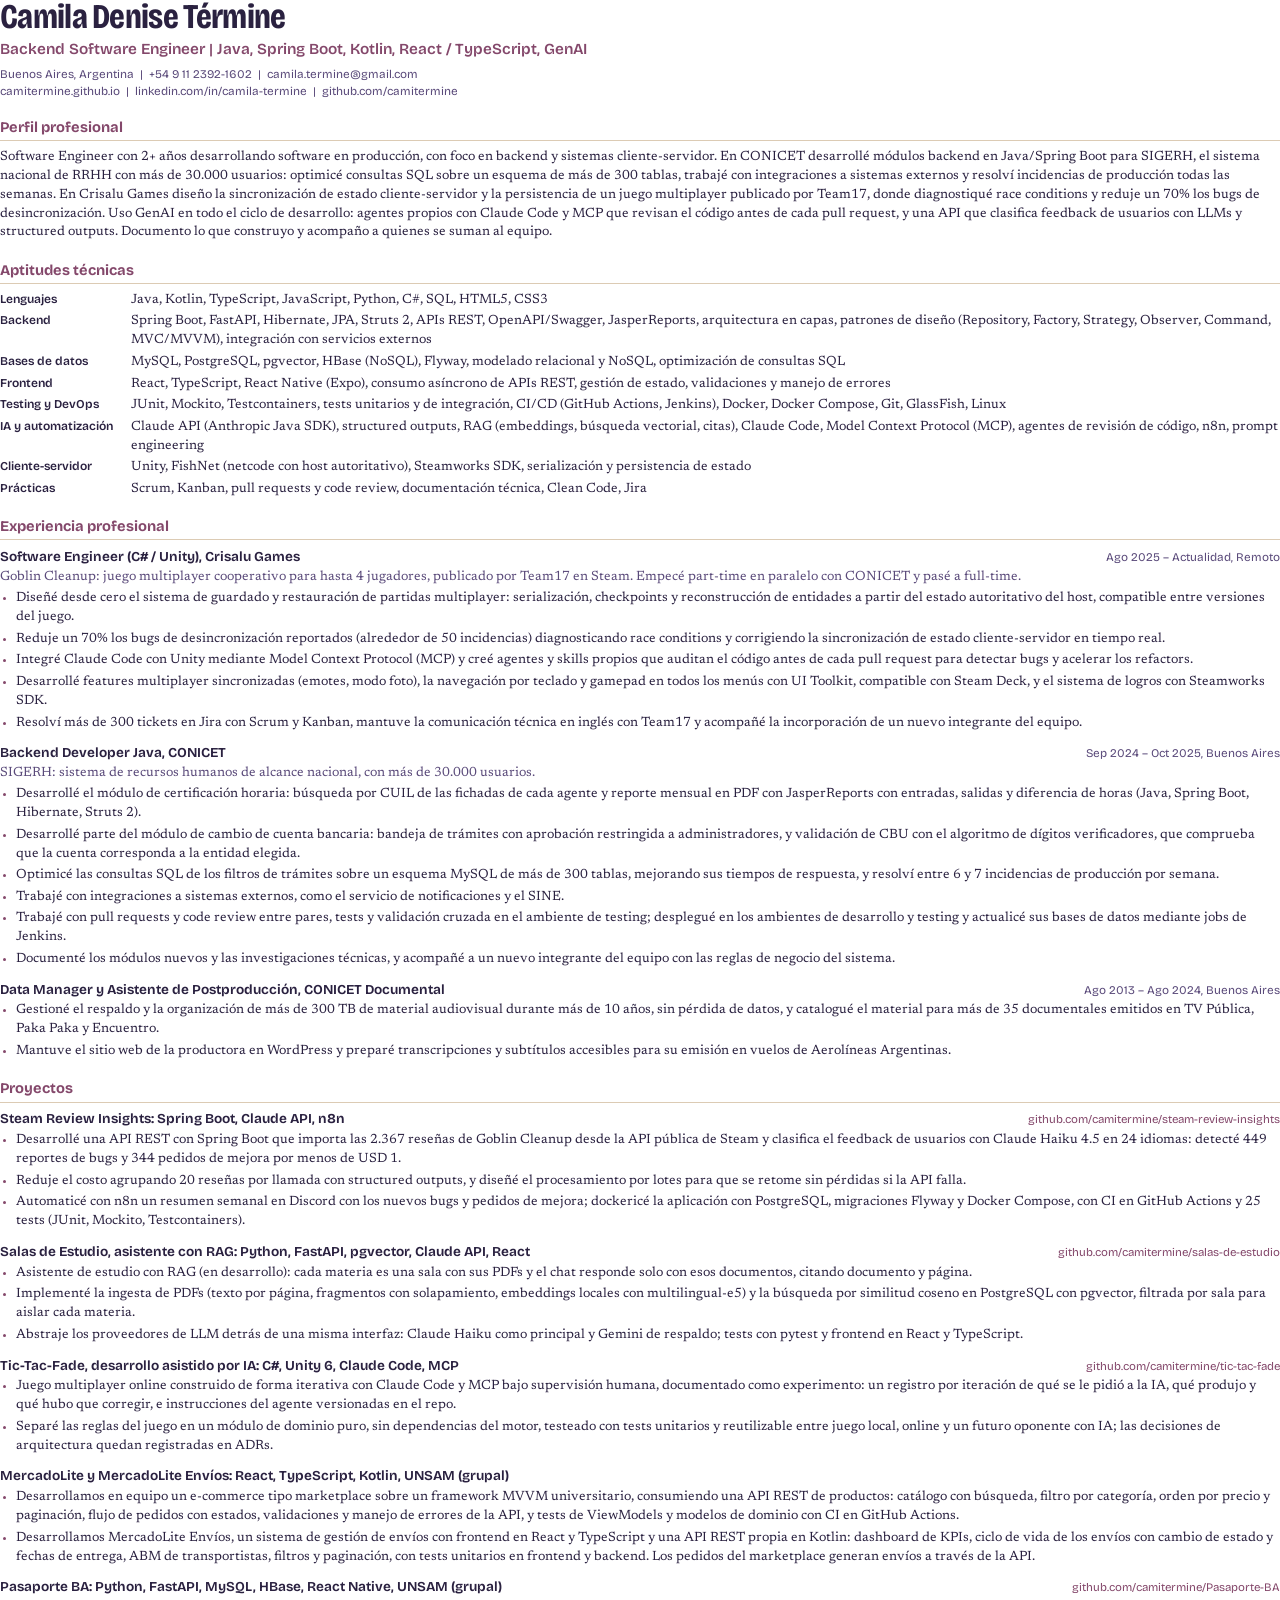
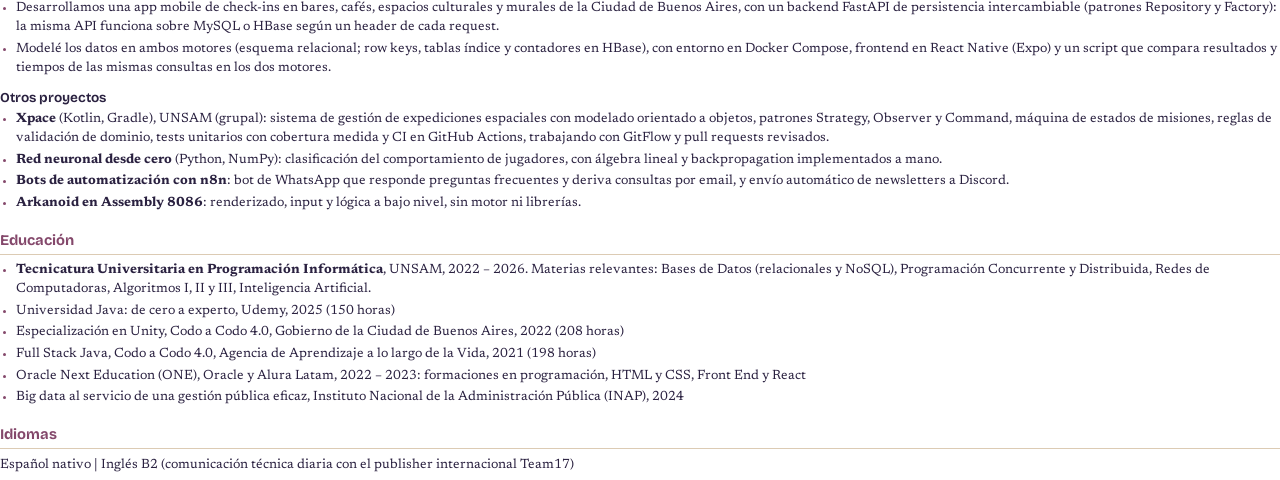
<file: cv/cv-es.html>
<!DOCTYPE html>
<html lang="es">
<head>
<meta charset="UTF-8">
<title>Camila Términe, CV</title>
<!-- Fuente del CV en español. Para regenerar el PDF:
     chrome --headless --no-pdf-header-footer --print-to-pdf=cv-es.pdf cv/cv-es.html -->
<link href="https://fonts.googleapis.com/css2?family=Bricolage+Grotesque:opsz,wdth,wght@12..96,75..100,400..700&family=Newsreader:opsz,wght@6..72,400..600&display=swap" rel="stylesheet">
<style>
  @page { size: A4; margin: 15mm 16mm; }
  * { box-sizing: border-box; }
  body { margin: 0; color: #2a2140; font: 10pt/1.42 'Newsreader', Georgia, serif; }
  h1, h2, h3, .meta, .when { font-family: 'Bricolage Grotesque', Arial, sans-serif; }
  h1 { font-size: 26pt; font-weight: 700; font-stretch: 80%; letter-spacing: -.02em; line-height: 1; margin: 0 0 4pt; }
  .title { font: 600 11.5pt 'Bricolage Grotesque', sans-serif; color: #84486b; margin: 0 0 6pt; }
  .meta { font-size: 8.8pt; color: #5a4a7a; margin: 0; }
  .meta a { color: inherit; text-decoration: none; }
  h2 { font-size: 11pt; font-weight: 700; color: #84486b; margin: 13pt 0 5pt; padding-bottom: 2pt; border-bottom: .6pt solid #dccbb4; }
  h3 { font-size: 10.2pt; font-weight: 650; margin: 0; }
  .item { margin-bottom: 8pt; break-inside: avoid; }
  .head { display: flex; justify-content: space-between; gap: 12pt; align-items: baseline; }
  .when { font-size: 8.8pt; color: #5a4a7a; white-space: nowrap; }
  .context { margin: 1pt 0 2pt; color: #5a4a7a; }
  p { margin: 0 0 4pt; }
  ul { margin: 2pt 0 0; padding-left: 12pt; }
  li { margin-bottom: 2pt; }
  li::marker { color: #84486b; }
  .skills { display: grid; grid-template-columns: 88pt 1fr; gap: 2pt 10pt; margin: 0; }
  .skills dt { font: 600 9pt/1.42 'Bricolage Grotesque', sans-serif; }
  .skills dd { margin: 0; }
  .repo { font: 8.6pt 'Bricolage Grotesque', sans-serif; color: #84486b; white-space: nowrap; }
</style>
</head>
<body>
  <h1>Camila Denise Términe</h1>
  <p class="title">Backend Software Engineer | Java, Spring Boot, Kotlin, React / TypeScript, GenAI</p>
  <p class="meta">Buenos Aires, Argentina &nbsp;|&nbsp; +54 9 11 2392-1602 &nbsp;|&nbsp; camila.termine@gmail.com</p>
  <p class="meta"><a href="https://camitermine.github.io">camitermine.github.io</a> &nbsp;|&nbsp; <a href="https://www.linkedin.com/in/camila-termine">linkedin.com/in/camila-termine</a> &nbsp;|&nbsp; <a href="https://github.com/camitermine">github.com/camitermine</a></p>

  <h2>Perfil profesional</h2>
  <p>Software Engineer con 2+ años desarrollando software en producción, con foco en backend y sistemas cliente-servidor. En CONICET desarrollé módulos backend en Java/Spring Boot para SIGERH, el sistema nacional de RRHH con más de 30.000 usuarios: optimicé consultas SQL sobre un esquema de más de 300 tablas, trabajé con integraciones a sistemas externos y resolví incidencias de producción todas las semanas. En Crisalu Games diseño la sincronización de estado cliente-servidor y la persistencia de un juego multiplayer publicado por Team17, donde diagnostiqué race conditions y reduje un 70% los bugs de desincronización. Uso GenAI en todo el ciclo de desarrollo: agentes propios con Claude Code y MCP que revisan el código antes de cada pull request, y una API que clasifica feedback de usuarios con LLMs y structured outputs. Documento lo que construyo y acompaño a quienes se suman al equipo.</p>

  <h2>Aptitudes técnicas</h2>
  <dl class="skills">
    <dt>Lenguajes</dt><dd>Java, Kotlin, TypeScript, JavaScript, Python, C#, SQL, HTML5, CSS3</dd>
    <dt>Backend</dt><dd>Spring Boot, FastAPI, Hibernate, JPA, Struts 2, APIs REST, OpenAPI/Swagger, JasperReports, arquitectura en capas, patrones de diseño (Repository, Factory, Strategy, Observer, Command, MVC/MVVM), integración con servicios externos</dd>
    <dt>Bases de datos</dt><dd>MySQL, PostgreSQL, pgvector, HBase (NoSQL), Flyway, modelado relacional y NoSQL, optimización de consultas SQL</dd>
    <dt>Frontend</dt><dd>React, TypeScript, React Native (Expo), consumo asíncrono de APIs REST, gestión de estado, validaciones y manejo de errores</dd>
    <dt>Testing y DevOps</dt><dd>JUnit, Mockito, Testcontainers, tests unitarios y de integración, CI/CD (GitHub Actions, Jenkins), Docker, Docker Compose, Git, GlassFish, Linux</dd>
    <dt>IA y automatización</dt><dd>Claude API (Anthropic Java SDK), structured outputs, RAG (embeddings, búsqueda vectorial, citas), Claude Code, Model Context Protocol (MCP), agentes de revisión de código, n8n, prompt engineering</dd>
    <dt>Cliente-servidor</dt><dd>Unity, FishNet (netcode con host autoritativo), Steamworks SDK, serialización y persistencia de estado</dd>
    <dt>Prácticas</dt><dd>Scrum, Kanban, pull requests y code review, documentación técnica, Clean Code, Jira</dd>
  </dl>

  <h2>Experiencia profesional</h2>
  <div class="item">
    <div class="head"><h3>Software Engineer (C# / Unity), Crisalu Games</h3><span class="when">Ago 2025 – Actualidad, Remoto</span></div>
    <p class="context">Goblin Cleanup: juego multiplayer cooperativo para hasta 4 jugadores, publicado por Team17 en Steam. Empecé part-time en paralelo con CONICET y pasé a full-time.</p>
    <ul>
      <li>Diseñé desde cero el sistema de guardado y restauración de partidas multiplayer: serialización, checkpoints y reconstrucción de entidades a partir del estado autoritativo del host, compatible entre versiones del juego.</li>
      <li>Reduje un 70% los bugs de desincronización reportados (alrededor de 50 incidencias) diagnosticando race conditions y corrigiendo la sincronización de estado cliente-servidor en tiempo real.</li>
      <li>Integré Claude Code con Unity mediante Model Context Protocol (MCP) y creé agentes y skills propios que auditan el código antes de cada pull request para detectar bugs y acelerar los refactors.</li>
      <li>Desarrollé features multiplayer sincronizadas (emotes, modo foto), la navegación por teclado y gamepad en todos los menús con UI Toolkit, compatible con Steam Deck, y el sistema de logros con Steamworks SDK.</li>
      <li>Resolví más de 300 tickets en Jira con Scrum y Kanban, mantuve la comunicación técnica en inglés con Team17 y acompañé la incorporación de un nuevo integrante del equipo.</li>
    </ul>
  </div>
  <div class="item">
    <div class="head"><h3>Backend Developer Java, CONICET</h3><span class="when">Sep 2024 – Oct 2025, Buenos Aires</span></div>
    <p class="context">SIGERH: sistema de recursos humanos de alcance nacional, con más de 30.000 usuarios.</p>
    <ul>
      <li>Desarrollé el módulo de certificación horaria: búsqueda por CUIL de las fichadas de cada agente y reporte mensual en PDF con JasperReports con entradas, salidas y diferencia de horas (Java, Spring Boot, Hibernate, Struts 2).</li>
      <li>Desarrollé parte del módulo de cambio de cuenta bancaria: bandeja de trámites con aprobación restringida a administradores, y validación de CBU con el algoritmo de dígitos verificadores, que comprueba que la cuenta corresponda a la entidad elegida.</li>
      <li>Optimicé las consultas SQL de los filtros de trámites sobre un esquema MySQL de más de 300 tablas, mejorando sus tiempos de respuesta, y resolví entre 6 y 7 incidencias de producción por semana.</li>
      <li>Trabajé con integraciones a sistemas externos, como el servicio de notificaciones y el SINE.</li>
      <li>Trabajé con pull requests y code review entre pares, tests y validación cruzada en el ambiente de testing; desplegué en los ambientes de desarrollo y testing y actualicé sus bases de datos mediante jobs de Jenkins.</li>
      <li>Documenté los módulos nuevos y las investigaciones técnicas, y acompañé a un nuevo integrante del equipo con las reglas de negocio del sistema.</li>
    </ul>
  </div>
  <div class="item">
    <div class="head"><h3>Data Manager y Asistente de Postproducción, CONICET Documental</h3><span class="when">Ago 2013 – Ago 2024, Buenos Aires</span></div>
    <ul>
      <li>Gestioné el respaldo y la organización de más de 300 TB de material audiovisual durante más de 10 años, sin pérdida de datos, y catalogué el material para más de 35 documentales emitidos en TV Pública, Paka Paka y Encuentro.</li>
      <li>Mantuve el sitio web de la productora en WordPress y preparé transcripciones y subtítulos accesibles para su emisión en vuelos de Aerolíneas Argentinas.</li>
    </ul>
  </div>

  <h2>Proyectos</h2>
  <div class="item">
    <div class="head"><h3>Steam Review Insights: Spring Boot, Claude API, n8n</h3><span class="repo">github.com/camitermine/steam-review-insights</span></div>
    <ul>
      <li>Desarrollé una API REST con Spring Boot que importa las 2.367 reseñas de Goblin Cleanup desde la API pública de Steam y clasifica el feedback de usuarios con Claude Haiku 4.5 en 24 idiomas: detecté 449 reportes de bugs y 344 pedidos de mejora por menos de USD 1.</li>
      <li>Reduje el costo agrupando 20 reseñas por llamada con structured outputs, y diseñé el procesamiento por lotes para que se retome sin pérdidas si la API falla.</li>
      <li>Automaticé con n8n un resumen semanal en Discord con los nuevos bugs y pedidos de mejora; dockericé la aplicación con PostgreSQL, migraciones Flyway y Docker Compose, con CI en GitHub Actions y 25 tests (JUnit, Mockito, Testcontainers).</li>
    </ul>
  </div>
  <div class="item">
    <div class="head"><h3>Salas de Estudio, asistente con RAG: Python, FastAPI, pgvector, Claude API, React</h3><span class="repo">github.com/camitermine/salas-de-estudio</span></div>
    <ul>
      <li>Asistente de estudio con RAG (en desarrollo): cada materia es una sala con sus PDFs y el chat responde solo con esos documentos, citando documento y página.</li>
      <li>Implementé la ingesta de PDFs (texto por página, fragmentos con solapamiento, embeddings locales con multilingual-e5) y la búsqueda por similitud coseno en PostgreSQL con pgvector, filtrada por sala para aislar cada materia.</li>
      <li>Abstraje los proveedores de LLM detrás de una misma interfaz: Claude Haiku como principal y Gemini de respaldo; tests con pytest y frontend en React y TypeScript.</li>
    </ul>
  </div>
  <div class="item">
    <div class="head"><h3>Tic-Tac-Fade, desarrollo asistido por IA: C#, Unity 6, Claude Code, MCP</h3><span class="repo">github.com/camitermine/tic-tac-fade</span></div>
    <ul>
      <li>Juego multiplayer online construido de forma iterativa con Claude Code y MCP bajo supervisión humana, documentado como experimento: un registro por iteración de qué se le pidió a la IA, qué produjo y qué hubo que corregir, e instrucciones del agente versionadas en el repo.</li>
      <li>Separé las reglas del juego en un módulo de dominio puro, sin dependencias del motor, testeado con tests unitarios y reutilizable entre juego local, online y un futuro oponente con IA; las decisiones de arquitectura quedan registradas en ADRs.</li>
    </ul>
  </div>
  <div class="item">
    <div class="head"><h3>MercadoLite y MercadoLite Envíos: React, TypeScript, Kotlin, UNSAM (grupal)</h3></div>
    <ul>
      <li>Desarrollamos en equipo un e-commerce tipo marketplace sobre un framework MVVM universitario, consumiendo una API REST de productos: catálogo con búsqueda, filtro por categoría, orden por precio y paginación, flujo de pedidos con estados, validaciones y manejo de errores de la API, y tests de ViewModels y modelos de dominio con CI en GitHub Actions.</li>
      <li>Desarrollamos MercadoLite Envíos, un sistema de gestión de envíos con frontend en React y TypeScript y una API REST propia en Kotlin: dashboard de KPIs, ciclo de vida de los envíos con cambio de estado y fechas de entrega, ABM de transportistas, filtros y paginación, con tests unitarios en frontend y backend. Los pedidos del marketplace generan envíos a través de la API.</li>
    </ul>
  </div>
  <div class="item">
    <div class="head"><h3>Pasaporte BA: Python, FastAPI, MySQL, HBase, React Native, UNSAM (grupal)</h3><span class="repo">github.com/camitermine/Pasaporte-BA</span></div>
    <ul>
      <li>Desarrollamos una app mobile de check-ins en bares, cafés, espacios culturales y murales de la Ciudad de Buenos Aires, con un backend FastAPI de persistencia intercambiable (patrones Repository y Factory): la misma API funciona sobre MySQL o HBase según un header de cada request.</li>
      <li>Modelé los datos en ambos motores (esquema relacional; row keys, tablas índice y contadores en HBase), con entorno en Docker Compose, frontend en React Native (Expo) y un script que compara resultados y tiempos de las mismas consultas en los dos motores.</li>
    </ul>
  </div>
  <div class="item">
    <h3>Otros proyectos</h3>
    <ul>
      <li><strong>Xpace</strong> (Kotlin, Gradle), UNSAM (grupal): sistema de gestión de expediciones espaciales con modelado orientado a objetos, patrones Strategy, Observer y Command, máquina de estados de misiones, reglas de validación de dominio, tests unitarios con cobertura medida y CI en GitHub Actions, trabajando con GitFlow y pull requests revisados.</li>
      <li><strong>Red neuronal desde cero</strong> (Python, NumPy): clasificación del comportamiento de jugadores, con álgebra lineal y backpropagation implementados a mano.</li>
      <li><strong>Bots de automatización con n8n</strong>: bot de WhatsApp que responde preguntas frecuentes y deriva consultas por email, y envío automático de newsletters a Discord.</li>
      <li><strong>Arkanoid en Assembly 8086</strong>: renderizado, input y lógica a bajo nivel, sin motor ni librerías.</li>
    </ul>
  </div>

  <h2>Educación</h2>
  <ul>
    <li><strong>Tecnicatura Universitaria en Programación Informática</strong>, UNSAM, 2022 – 2026. Materias relevantes: Bases de Datos (relacionales y NoSQL), Programación Concurrente y Distribuida, Redes de Computadoras, Algoritmos I, II y III, Inteligencia Artificial.</li>
    <li>Universidad Java: de cero a experto, Udemy, 2025 (150 horas)</li>
    <li>Especialización en Unity, Codo a Codo 4.0, Gobierno de la Ciudad de Buenos Aires, 2022 (208 horas)</li>
    <li>Full Stack Java, Codo a Codo 4.0, Agencia de Aprendizaje a lo largo de la Vida, 2021 (198 horas)</li>
    <li>Oracle Next Education (ONE), Oracle y Alura Latam, 2022 – 2023: formaciones en programación, HTML y CSS, Front End y React</li>
    <li>Big data al servicio de una gestión pública eficaz, Instituto Nacional de la Administración Pública (INAP), 2024</li>
  </ul>

  <h2>Idiomas</h2>
  <p>Español nativo | Inglés B2 (comunicación técnica diaria con el publisher internacional Team17)</p>
</body>
</html>
</file>
<file: styles.css>
/* =========================================================
   Portfolio · Camila Términe
   Dirección: archivo / catálogo con la paleta "Cozy Night Studio"
   del modo exploración: noche índigo, crema, ámbar y ciruela.
   ========================================================= */

/* ============ Tokens ============ */
:root {
  --paper: #f6efe4;
  --paper-alt: #efe4d3;
  --card: #fffaf2;
  --ink: #2a2140;
  --ink-soft: #5a4a7a;
  --rule: #dccbb4;
  --accent: #84486b;
  --accent-ink: #fffaf2;
  --hatch: #c4a98a;
  --bug: #b3352d;
  --feature: #3f55c0;
  --positive: #3f6b47;
  --other: #6f6180;
  --font-display: 'Bricolage Grotesque', 'Arial Narrow', sans-serif;
  --font-body: 'Newsreader', Georgia, serif;
  --font-mono: 'JetBrains Mono', ui-monospace, monospace;
  --container: 1160px;
  color-scheme: light;
}

@media (prefers-color-scheme: dark) {
  :root:not([data-theme="light"]) {
    --paper: #1a1423; --paper-alt: #211a30; --card: #2a2140;
    --ink: #f2e8d8; --ink-soft: #b9a9c9; --rule: #3b2f5c;
    --accent: #f0b64a; --accent-ink: #1a1423; --hatch: #5a4a7a;
    --bug: #ff8f8f; --feature: #8ea3ff; --positive: #8fbf8a; --other: #a99bbd;
    color-scheme: dark;
  }
}
:root[data-theme="dark"] {
  --paper: #1a1423; --paper-alt: #211a30; --card: #2a2140;
  --ink: #f2e8d8; --ink-soft: #b9a9c9; --rule: #3b2f5c;
  --accent: #f0b64a; --accent-ink: #1a1423; --hatch: #5a4a7a;
  --bug: #ff8f8f; --feature: #8ea3ff; --positive: #8fbf8a; --other: #a99bbd;
  color-scheme: dark;
}

/* ============ Base ============ */
*, *::before, *::after { box-sizing: border-box; }
html { scroll-behavior: smooth; scroll-padding-top: 72px; }
@media (prefers-reduced-motion: reduce) { html { scroll-behavior: auto; } }
body {
  margin: 0;
  background: var(--paper);
  color: var(--ink);
  font: 400 1.125rem/1.62 var(--font-body);
  font-optical-sizing: auto;
  -webkit-font-smoothing: antialiased;
  overflow-x: hidden;
}
h1, h2, h3, h4 { font-family: var(--font-display); font-weight: 650; line-height: 1.1; margin: 0; letter-spacing: -.01em; }
h2 { font-size: clamp(2rem, 4.4vw, 3rem); font-stretch: 85%; letter-spacing: -.02em; }
h3 { font-size: 1.375rem; }
p { margin: 0 0 1em; }
a { color: inherit; text-decoration-thickness: 1px; text-underline-offset: 3px; }
a:hover { color: var(--accent); }
strong { font-weight: 600; }
img { max-width: 100%; display: block; }
.mono { font-family: var(--font-mono); }
.container { width: min(var(--container), 100% - 32px); margin-inline: auto; }
:focus-visible { outline: 2px solid var(--accent); outline-offset: 3px; }

.skip-link {
  position: absolute; left: 16px; top: -60px; z-index: 100;
  background: var(--accent); color: var(--accent-ink); padding: 10px 16px;
  font: 600 1rem var(--font-display); text-decoration: none;
}
.skip-link:focus { top: 16px; }

/* ============ Botones ============ */
.btn {
  display: inline-flex; align-items: center; justify-content: center;
  padding: 12px 20px; border: 1px solid transparent; border-radius: 4px;
  font: 600 1rem/1.2 var(--font-display); text-decoration: none; cursor: pointer;
  transition: background-color .15s, border-color .15s, color .15s;
}
.btn-small { padding: 8px 14px; font-size: .9375rem; }
.btn-primary { background: var(--accent); color: var(--accent-ink); }
.btn-primary:hover { background: var(--ink); color: var(--paper); }
.btn-ghost { background: transparent; color: var(--ink); border-color: var(--ink); }
.btn-ghost:hover { background: var(--ink); color: var(--paper); }

.icon-btn {
  display: inline-flex; align-items: center; justify-content: center;
  min-width: 40px; height: 40px; padding: 0 10px;
  background: transparent; color: var(--ink); border: 1px solid var(--rule); border-radius: 4px;
  cursor: pointer; font: 600 .875rem var(--font-display);
}
.icon-btn:hover { border-color: var(--ink); }

/* ============ Nav ============ */
.nav {
  position: sticky; top: 0; z-index: 50;
  display: flex; align-items: center; gap: 24px;
  padding: 12px max(16px, calc((100% - var(--container)) / 2));
  background: color-mix(in srgb, var(--paper) 92%, transparent);
  backdrop-filter: blur(8px);
  border-bottom: 1px solid var(--rule);
}
.wordmark {
  font: 700 1.125rem var(--font-display); font-stretch: 80%;
  text-decoration: none; margin-right: auto; white-space: nowrap;
}
.nav-links { display: flex; gap: 22px; }
.nav-links a { font: 500 1rem var(--font-display); text-decoration: none; color: var(--ink-soft); }
.nav-links a:hover, .nav-links a.active { color: var(--ink); }
.nav-links a.active { text-decoration: underline; text-decoration-color: var(--accent); text-decoration-thickness: 2px; text-underline-offset: 6px; }
.nav-links a.nav-room { color: var(--accent); }
.nav-actions { display: flex; align-items: center; gap: 8px; }
.lang-sep { margin: 0 3px; opacity: .4; }
html[lang="es"] .lang-en, html[lang="en"] .lang-es { opacity: .4; }

.icon-moon { display: none; }
:root[data-theme="dark"] .icon-sun { display: none; }
:root[data-theme="dark"] .icon-moon { display: block; }
@media (prefers-color-scheme: dark) {
  :root:not([data-theme="light"]) .icon-sun { display: none; }
  :root:not([data-theme="light"]) .icon-moon { display: block; }
}

.menu-btn { display: none; flex-direction: column; gap: 4px; }
.menu-btn span { display: block; width: 16px; height: 2px; background: currentColor; }

/* ============ Hero ============ */
.hero { padding: clamp(48px, 9vw, 112px) 0 clamp(56px, 8vw, 96px); }
.hero-name {
  font-size: clamp(4rem, 19vw, 12.5rem);
  font-weight: 750; font-stretch: 75%;
  line-height: .84; letter-spacing: -.035em;
  margin: 0 0 28px -.04em;
}
.hero-name span { display: block; }
.hero-role {
  font: 600 clamp(1.25rem, 2.4vw, 1.75rem)/1.25 var(--font-display);
  font-stretch: 90%; margin-bottom: 16px; max-width: 32ch;
}
.hero-lead { max-width: 62ch; font-size: 1.25rem; line-height: 1.55; color: var(--ink-soft); }
.hero-cta { display: flex; flex-wrap: wrap; gap: 12px; margin: 28px 0 0; }
.hero-grid {
  display: grid; grid-template-columns: minmax(0, 1.3fr) minmax(320px, .9fr);
  gap: clamp(32px, 5vw, 72px); align-items: center;
}
.hero-grid .hero-name { font-size: clamp(4rem, 11.5vw, 10rem); }

/* ============ Tic-Tac-Fade jugable ============ */
.game {
  background: var(--card); border: 1px solid var(--rule); border-radius: 8px;
  padding: clamp(18px, 2.4vw, 26px);
}
.game-head { display: flex; flex-wrap: wrap; align-items: center; justify-content: space-between; gap: 10px 16px; margin-bottom: 8px; }
.game-title { font-size: 1.375rem; font-stretch: 85%; letter-spacing: -.01em; }
.game-modes { display: flex; border: 1px solid var(--rule); border-radius: 4px; overflow: hidden; }
.game-mode {
  padding: 6px 10px; border: 0; background: transparent; cursor: pointer;
  font: 600 .8125rem var(--font-display); color: var(--ink-soft);
}
.game-mode + .game-mode { border-left: 1px solid var(--rule); }
.game-mode[aria-pressed="true"] { background: var(--ink); color: var(--paper); }
.game-rule { font-size: 1rem; line-height: 1.45; color: var(--ink-soft); margin-bottom: 16px; }

.board {
  display: grid; grid-template-columns: repeat(3, 1fr); grid-template-rows: repeat(3, 1fr); gap: 8px;
  width: 100%; aspect-ratio: 1; max-width: 360px; margin-inline: auto;
}
.cell {
  /* min-*: 0 para que la ficha no agrande su fila al aparecer */
  position: relative; display: grid; place-items: center; min-width: 0; min-height: 0;
  background: var(--paper); border: 1px solid var(--rule); border-radius: 4px;
  cursor: pointer; padding: 0;
  /* Un toque = una jugada: sin zoom por doble toque ni demora en mobile */
  touch-action: manipulation; -webkit-tap-highlight-color: transparent;
}
.cell:hover:not(:disabled) { border-color: var(--ink); }
.cell:disabled { cursor: default; }
.cell svg { width: 58%; height: 58%; overflow: visible; }
.cell[data-p="X"] { color: var(--ink); }
.cell[data-p="O"] { color: var(--accent); }
.cell .mark { stroke: currentColor; stroke-width: 11; stroke-linecap: round; fill: none; }
.cell.placed .mark { animation: stamp .22s ease-out; }
/* La ficha que se va a desvanecer en la próxima jugada de su dueño */
.cell.fading .mark { opacity: .32; }
.cell.fading { border-style: dashed; border-color: currentColor; }
.cell.win { background: color-mix(in srgb, currentColor 14%, var(--paper)); border-color: currentColor; }
@keyframes stamp { from { transform: scale(.6); opacity: 0; } }
@media (prefers-reduced-motion: reduce) { .cell.placed .mark { animation: none; } }

.game-foot { display: flex; align-items: center; justify-content: space-between; gap: 12px; margin-top: 16px; }
.game-status { margin: 0; font: 600 1rem/1.3 var(--font-display); }

/* Línea de carrera: cada tramo ocupa el ancho proporcional a su duración */
.career { margin: clamp(56px, 8vw, 88px) 0 0; }
.career-caption { max-width: 56ch; margin-bottom: 18px; font-style: italic; }
.career-rail {
  position: relative; height: 56px;
  border-bottom: 1px solid var(--ink);
}
.career-seg {
  position: absolute; height: 18px;
  left: var(--l); width: var(--w); top: var(--top);
  transform-origin: left center;
  animation: draw .9s cubic-bezier(.2, .7, .2, 1) both;
  animation-delay: var(--delay);
}
.career-seg[data-kind="archive"] {
  background: repeating-linear-gradient(-45deg, var(--hatch) 0 2px, transparent 2px 6px);
  border: 1px solid var(--hatch);
}
.career-seg[data-kind="backend"] { background: var(--ink); }
.career-seg[data-kind="games"] { background: var(--accent); }
.career-tick {
  position: absolute; bottom: -26px; left: var(--l);
  transform: translateX(-50%);
  font: 500 .8125rem var(--font-display); color: var(--ink-soft);
  font-variant-numeric: tabular-nums;
}
.career-tick::before {
  content: ''; position: absolute; left: 50%; top: -8px; height: 7px; width: 1px; background: var(--ink);
}
.career-tick:last-child { transform: translateX(-100%); }
.career-tick:last-child::before { left: 100%; }
@keyframes draw { from { transform: scaleX(0); } to { transform: scaleX(1); } }
@media (prefers-reduced-motion: reduce) { .career-seg { animation: none; } }

.career-notes {
  list-style: none; padding: 0; margin: 48px 0 0;
  display: grid; grid-template-columns: 1.4fr 1fr 1fr; gap: 24px 32px;
}
.career-notes li { display: grid; grid-template-columns: 18px 1fr; gap: 0 12px; }
.note-key { width: 18px; height: 18px; margin-top: 4px; }
.note-key[data-kind="archive"] { background: repeating-linear-gradient(-45deg, var(--hatch) 0 2px, transparent 2px 6px); border: 1px solid var(--hatch); }
.note-key[data-kind="backend"] { background: var(--ink); }
.note-key[data-kind="games"] { background: var(--accent); }
.note-when { font: 500 .9375rem var(--font-display); color: var(--ink-soft); font-variant-numeric: tabular-nums; }
.note-what { font: 650 1.125rem/1.3 var(--font-display); margin: 2px 0 6px; }
.note-fact { grid-column: 2; margin: 0; font-size: 1.0625rem; }

/* ============ Secciones ============ */
.section { padding: clamp(72px, 10vw, 120px) 0; border-top: 1px solid var(--rule); }
.section-alt { background: var(--paper-alt); }
.section-head { margin-bottom: clamp(36px, 5vw, 56px); max-width: 720px; }
.section-head h2 { margin-bottom: 14px; }
.section-lead { color: var(--ink-soft); font-size: 1.25rem; max-width: 60ch; margin: 0; }

.stack { font: 500 .9375rem/1.5 var(--font-display); color: var(--ink-soft); margin: 18px 0 20px; }
.points { padding-left: 1.1em; margin: 0 0 4px; }
.points li { margin-bottom: 8px; }
.points li::marker { color: var(--accent); }

/* ============ GenAI: proyectos con demo ============ */
.feature {
  display: grid; grid-template-columns: minmax(0, 1fr) minmax(0, 1.05fr); gap: clamp(28px, 4vw, 56px);
  align-items: start; padding-bottom: clamp(48px, 6vw, 72px); margin-bottom: clamp(48px, 6vw, 72px);
  border-bottom: 1px solid var(--rule);
}
.feature h3 { font-size: clamp(1.75rem, 3vw, 2.25rem); font-stretch: 85%; }
.feature-sub { font: 500 1.0625rem/1.35 var(--font-display); color: var(--accent); margin: 8px 0 18px; }

.demo, .log {
  background: var(--card); border: 1px solid var(--rule); border-radius: 8px;
  padding: clamp(18px, 3vw, 28px);
}
.demo-endpoint { font-size: .875rem; color: var(--ink-soft); margin-bottom: 18px; }
.demo-chart { display: grid; gap: 10px; margin-bottom: 24px; }
.bar-row {
  display: grid; grid-template-columns: 9.5em 1fr 3.5em; align-items: center; gap: 12px;
  font: 500 .8125rem var(--font-mono);
}
.bar-track { height: 10px; background: var(--paper-alt); }
.bar-fill { display: block; height: 100%; width: var(--w); background: var(--c); }
.bar-value { text-align: right; font-variant-numeric: tabular-nums; }
.demo-review { border-top: 1px dashed var(--rule); padding-top: 18px; min-height: 9.5em; }
.demo-meta { font: 500 .875rem var(--font-display); color: var(--ink-soft); margin-bottom: 6px; }
.demo-text { font-size: 1.125rem; font-style: italic; margin-bottom: 12px; }
.demo-result { font: 500 .875rem var(--font-display); }
.cat {
  display: inline-block; margin-left: 6px; padding: 2px 8px; border-radius: 3px;
  font: 500 .8125rem var(--font-mono); color: var(--card); background: var(--c);
}
.thinking { color: var(--ink-soft); }
.thinking::after { content: '…'; display: inline-block; animation: blink 1s steps(2) infinite; }
@keyframes blink { 50% { opacity: 0; } }

/* Demo de Salas de Estudio: salas a la izquierda, chat a la derecha */
.rag-window {
  display: grid; grid-template-columns: 11em minmax(0, 1fr);
  border: 1px solid var(--rule); border-radius: 6px; margin-bottom: 18px; overflow: hidden;
}
.rag-rooms { list-style: none; margin: 0; padding: 8px; background: var(--paper-alt); }
.rag-rooms li { padding: 8px 10px; border-radius: 4px; font: 500 .8125rem/1.3 var(--font-display); color: var(--ink-soft); }
.rag-rooms li[aria-current] { background: var(--card); color: var(--ink); box-shadow: inset 3px 0 var(--accent); }
.rag-rooms small { display: block; font: .6875rem var(--font-mono); opacity: .8; margin-top: 2px; }
.rag-chat { padding: 16px; min-height: 23em; display: flex; flex-direction: column; gap: 10px; }
.rag-q {
  align-self: flex-end; max-width: 88%; margin: 0; padding: 8px 12px; border-radius: 10px 10px 2px 10px;
  background: var(--accent); color: var(--accent-ink); font: 500 .9375rem/1.4 var(--font-display);
}
.rag-q:empty, .rag-status:empty, .rag-a:empty, .rag-src:empty { display: none; }
.rag-q.typing::after { content: '▍'; animation: blink 1s steps(2) infinite; }
.rag-status { margin: 0; font: 500 .8125rem var(--font-mono); color: var(--ink-soft); }
.rag-a { margin: 0; font-size: 1rem; line-height: 1.55; }
.cite {
  display: inline-block; padding: 0 4px; margin: 0 1px; border-radius: 3px; vertical-align: 1px;
  font: 600 .6875rem/1.5 var(--font-mono); color: var(--accent-ink); background: var(--accent);
}
.rag-src {
  list-style: none; margin: 4px 0 0; padding: 10px 0 0; border-top: 1px dashed var(--rule);
  display: grid; gap: 4px; font: .75rem var(--font-mono); color: var(--ink-soft);
}
.rag-src .cite { margin: 0 6px 0 0; }
.rag-src.swap { animation: swap .25s ease-out; }
@media (prefers-reduced-motion: reduce) { .rag-src.swap { animation: none; } }

/* Bitácora de Tic-Tac-Fade */
.log-head {
  display: flex; align-items: center; justify-content: space-between; gap: 12px;
  padding-bottom: 14px; margin-bottom: 18px; border-bottom: 1px solid var(--rule);
}
.log-file { font-size: .875rem; }
.log-nav { display: flex; align-items: center; gap: 8px; }
.log-nav .icon-btn { min-width: 34px; height: 34px; padding: 0; }
.log-count { font: 500 .875rem var(--font-display); color: var(--ink-soft); min-width: 7ch; text-align: center; font-variant-numeric: tabular-nums; }
.log-title { font-size: 1.1875rem; margin-bottom: 4px; }
.log-date { font: 500 .875rem var(--font-display); color: var(--ink-soft); margin-bottom: 16px; }
.log-fields { margin: 0; }
.log-fields dt { font: 650 .9375rem var(--font-display); color: var(--accent); }
.log-fields dd { margin: 2px 0 14px; font-size: 1.0625rem; line-height: 1.55; }
.log-fields dd:last-child { margin-bottom: 0; }
.log-body.swap { animation: swap .25s ease-out; }
@keyframes swap { from { opacity: 0; transform: translateY(4px); } }
@media (prefers-reduced-motion: reduce) { .log-body.swap { animation: none; } }

.ai-more { max-width: 720px; }
.ai-more h3 { margin-bottom: 10px; }
.ai-more p { margin: 0; color: var(--ink-soft); }

/* ============ Experiencia ============ */
.jobs { list-style: none; padding: 0; margin: 0; }
.job {
  display: grid; grid-template-columns: 220px minmax(0, 1fr); gap: 8px 48px;
  padding: 36px 0; border-top: 1px solid var(--rule);
}
.job:first-child { border-top: 0; padding-top: 0; }
.job-when { font: 500 1rem/1.4 var(--font-display); color: var(--ink-soft); font-variant-numeric: tabular-nums; }
.job-where { display: block; }
.job-role { font-size: 1.5rem; }
.job-company { font: 600 1.0625rem var(--font-display); color: var(--accent); margin: 6px 0 12px; }
.job-context { color: var(--ink-soft); max-width: 68ch; }
.job ul { padding-left: 1.1em; margin: 0; max-width: 72ch; }
.job li { margin-bottom: 8px; }
.job li::marker { color: var(--accent); }
.job .stack { margin-bottom: 0; }

/* ============ Catálogo de proyectos ============ */
.tabs { display: flex; flex-wrap: wrap; gap: 4px; margin-bottom: -1px; position: relative; z-index: 1; }
.tab {
  padding: 9px 16px 10px; cursor: pointer;
  font: 600 .9375rem var(--font-display); color: var(--ink-soft);
  background: var(--paper-alt); border: 1px solid var(--rule); border-bottom-color: var(--ink);
  border-radius: 6px 6px 0 0;
}
.tab:hover { color: var(--ink); }
.tab[aria-pressed="true"] { background: var(--paper); color: var(--ink); border-color: var(--ink); border-bottom-color: var(--paper); }
.catalog {
  display: grid; grid-template-columns: repeat(auto-fill, minmax(300px, 1fr)); gap: 32px 24px;
  padding-top: 40px; border-top: 1px solid var(--ink);
}
.entry {
  position: relative; display: flex; flex-direction: column;
  background: var(--card); border: 1px solid var(--rule); border-radius: 2px 8px 8px 8px;
  padding: 22px 22px 20px;
}
.entry[hidden] { display: none; }
/* Pestaña de ficha: muestra el área, que es también el filtro */
.entry-tab {
  position: absolute; left: -1px; top: -26px; height: 26px; padding: 4px 12px 0;
  font: 600 .8125rem var(--font-display); color: var(--ink-soft);
  background: var(--card); border: 1px solid var(--rule); border-bottom: 0; border-radius: 6px 6px 0 0;
}
.entry-media { margin: -22px -22px 18px; position: relative; background: var(--ink); border-radius: 0 8px 0 0; overflow: hidden; }
.entry-media video { display: block; width: 100%; aspect-ratio: 16 / 9; object-fit: cover; cursor: pointer; }
.media-toggle {
  position: absolute; right: 10px; bottom: 10px; width: 34px; height: 34px; border-radius: 4px;
  border: 0; background: color-mix(in srgb, #000 60%, transparent); color: #fff; cursor: pointer; font-size: .8rem;
}
.entry-origin { font: 500 .875rem var(--font-display); color: var(--ink-soft); margin-bottom: 6px; }
.entry h3 { font-size: 1.3125rem; margin-bottom: 10px; }
.entry p { font-size: 1.0625rem; line-height: 1.55; }
.entry .stack { margin: auto 0 14px; padding-top: 6px; }
.entry-links { display: flex; flex-wrap: wrap; gap: 16px; font: 600 .9375rem var(--font-display); }
.entry-links a { color: var(--accent); }

/* ============ Sobre mí ============ */
.about { display: grid; grid-template-columns: minmax(0, 1.5fr) minmax(0, 1fr); gap: clamp(32px, 5vw, 72px); align-items: start; }
.about-text p { max-width: 64ch; }
.about-card { background: var(--card); border: 1px solid var(--rule); border-radius: 8px; padding: 24px; }
.about-card img { width: 120px; height: 120px; object-fit: cover; border-radius: 4px; margin-bottom: 20px; }
.facts { margin: 0; display: grid; grid-template-columns: auto 1fr; gap: 10px 18px; }
.facts dt { font: 500 .9375rem var(--font-display); color: var(--ink-soft); }
.facts dd { margin: 0; font-size: 1.0625rem; line-height: 1.4; }

.about-cols { display: grid; grid-template-columns: minmax(0, 1.5fr) minmax(0, 1fr); gap: clamp(32px, 5vw, 72px); margin-top: clamp(56px, 7vw, 88px); }
.about-cols h3 { font-size: 1.5rem; margin-bottom: 18px; }
.skills { margin: 0; display: grid; grid-template-columns: 11em 1fr; gap: 0; }
.skills dt, .skills dd { padding: 12px 0; border-top: 1px solid var(--rule); }
.skills dt { font: 600 1rem/1.5 var(--font-display); padding-right: 16px; }
.skills dd { margin: 0; font-size: 1.0625rem; line-height: 1.5; }
.edu { list-style: none; padding: 0; margin: 0; }
.edu li { padding: 12px 0; border-top: 1px solid var(--rule); }
.edu strong { display: block; font: 600 1.0625rem/1.35 var(--font-display); }
.edu span { display: block; color: var(--ink-soft); font-size: 1rem; }

/* ============ Contacto ============ */
.contact h2 { font-size: clamp(2.5rem, 7vw, 5rem); font-stretch: 78%; margin-bottom: 16px; }
.contact-email { display: flex; flex-wrap: wrap; align-items: center; gap: 16px; margin: 36px 0 28px; }
.email-link {
  font: 650 clamp(1.375rem, 4vw, 2.5rem)/1.1 var(--font-display); font-stretch: 85%;
  color: var(--accent); overflow-wrap: anywhere;
}
.copied { font: 500 .9375rem var(--font-display); color: var(--positive); }
.socials { list-style: none; padding: 0; margin: 0; display: flex; flex-wrap: wrap; gap: 12px 28px; font: 600 1.0625rem var(--font-display); }

.footer { border-top: 1px solid var(--rule); padding: 28px 0; color: var(--ink-soft); font-size: 1rem; }
.footer-inner { display: flex; flex-wrap: wrap; justify-content: space-between; gap: 8px 24px; }
.footer p { margin: 0; }

/* ============ Responsive ============ */
@media (max-width: 1020px) {
  .nav-links {
    display: none; position: absolute; top: 100%; left: 0; right: 0;
    flex-direction: column; gap: 0; padding: 8px 16px 16px;
    background: var(--paper); border-bottom: 1px solid var(--rule);
  }
  .nav-links.open { display: flex; }
  .nav-links a { padding: 12px 0; font-size: 1.125rem; }
  .menu-btn { display: inline-flex; }
}
@media (max-width: 860px) {
  .feature, .about, .about-cols, .hero-grid { grid-template-columns: 1fr; }
  .hero-grid .hero-name { font-size: clamp(4rem, 19vw, 10rem); }
  .job { grid-template-columns: 1fr; }
  .career-notes { grid-template-columns: 1fr; }
}
@media (max-width: 560px) {
  body { font-size: 1.0625rem; }
  .nav { gap: 12px; }
  .nav-cv { display: none; }
  .career-tick[data-minor] { display: none; }
  .skills { grid-template-columns: 1fr; }
  .skills dd { border-top: 0; padding-top: 0; }
  .bar-row { grid-template-columns: auto 1fr 3em; gap: 8px; font-size: .6875rem; }
  .rag-window { grid-template-columns: 1fr; }
  .rag-rooms { display: flex; gap: 4px; overflow-x: auto; }
  .rag-rooms li { white-space: nowrap; }
  .rag-rooms small { display: none; }
  .catalog { grid-template-columns: 1fr; }
}
.edu a { display: inline-block; margin-top: 2px; font: 600 .9375rem var(--font-display); color: var(--accent); }
</file>
